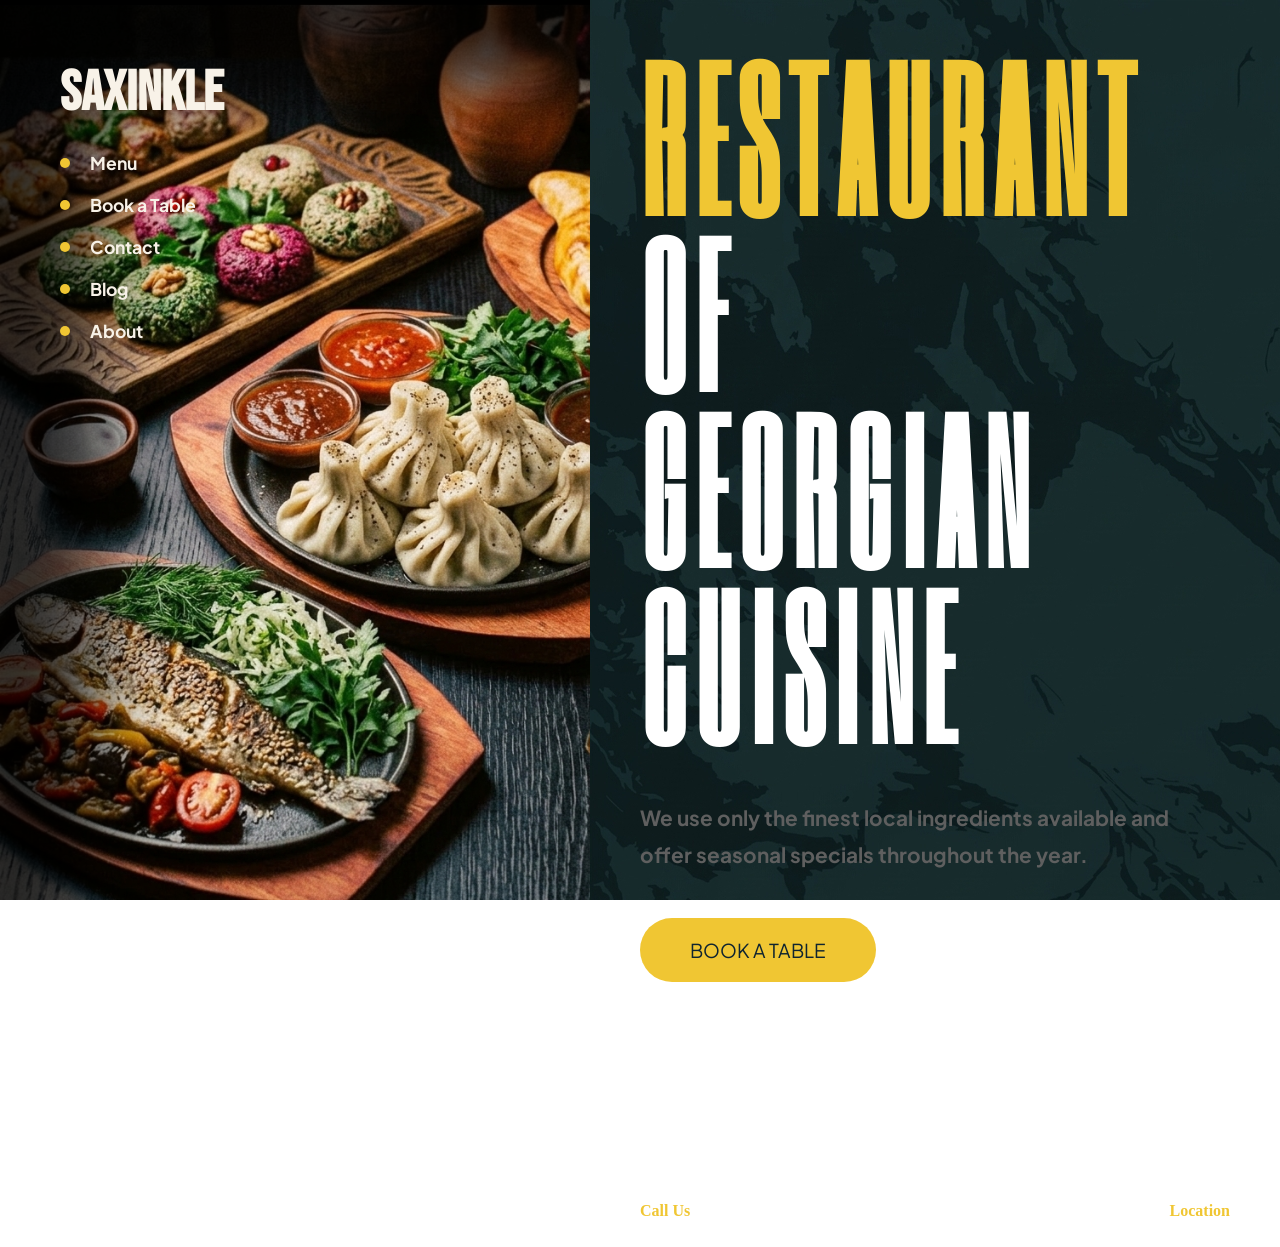
<file: Page-1/index.html>
<!DOCTYPE html>
<html lang="en">
<head>
    <meta charset="UTF-8">
    <meta name="viewport" content="width=device-width, initial-scale=1.0">
    <link rel="stylesheet" href="style.css">
    <title>Gacho's Restaurant</title>
</head>
<body>
    <main>
        <div class="left">
            <div class="left-text">
                <h1><a href="/Page-1/index.html">Saxinkle</a></h1>
                <ul>
                    <li style="max-width: 50px;"><a href="/Page-2/index.html">Menu</a></li>
                    <li><a href="/Page-3/index.html">Book a Table</a></li>
                    <li style="max-width: 70px;"><a href="/Page-4/index.html">Contact</a></li>
                    <li style="max-width: 40px;"><a href="/Page-5/index.html">Blog</a></li>
                    <li style="max-width: 55px;"><a href="/Page-6/index.html">About</a></li>
                </ul>
            </div>
        </div>
        <div class="right">
            <header>
                <h1>Restaurant <span>of</span></h1>
                <h1 style="color: white;">Georgian cuisine</h1>
            </header>
            <section>
                <p>We use only the finest local ingredients available and</p>
                <p>offer seasonal specials throughout the year.</p>
                <button><a href="/Page-3/index.html">Book a Table</a></button>
            </section>
            <footer>
                <div class="footer-left">
                    <h4>Call Us</h4>
                    <h2>+995 032-32-32</h2>
                </div>
                <div class="footer-right">
                    <h4>Location</h4>
                    <h2><a href="https://maps.app.goo.gl/3j7QQ54A4Rc6vHnNA" title="Open in Google map" target="_blank">72 Atskuri Street</a></h2>
                </div>
            </footer>
        </div>
    </main>
</body>
</html>
</file>
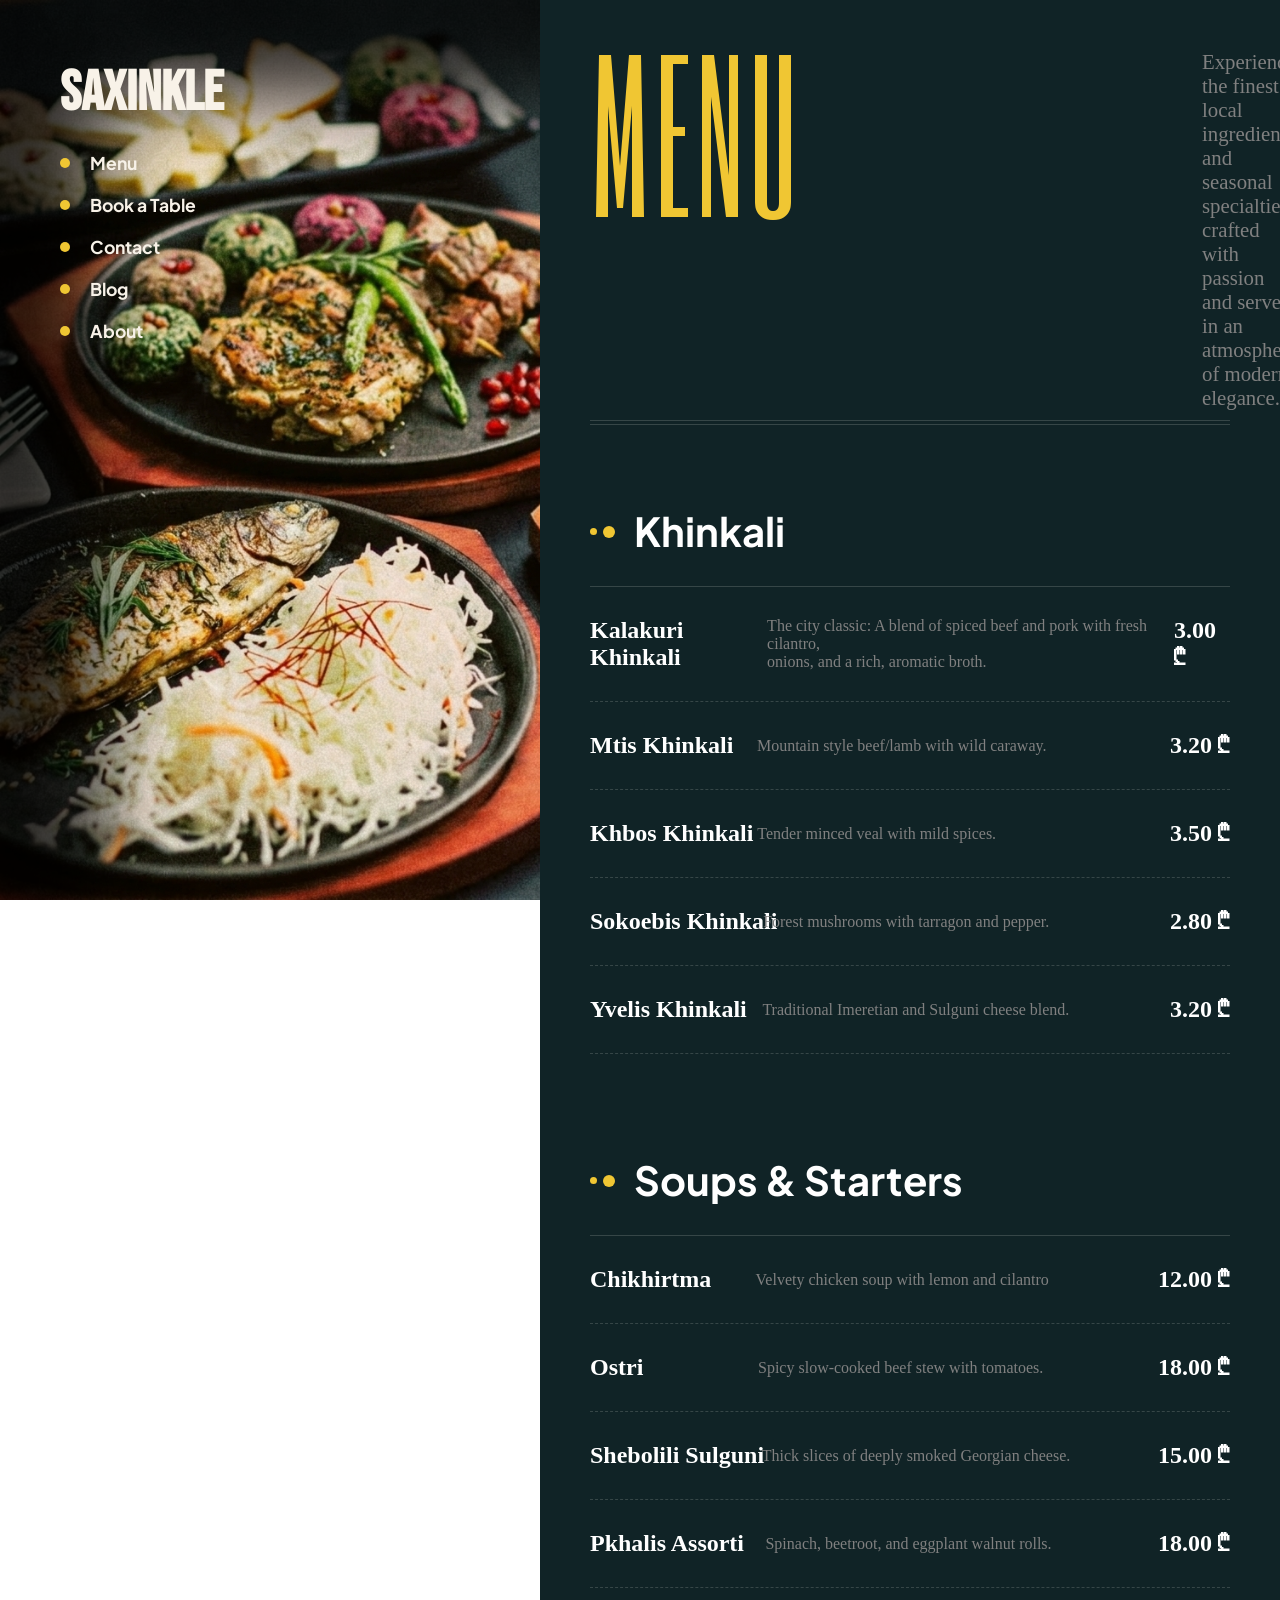
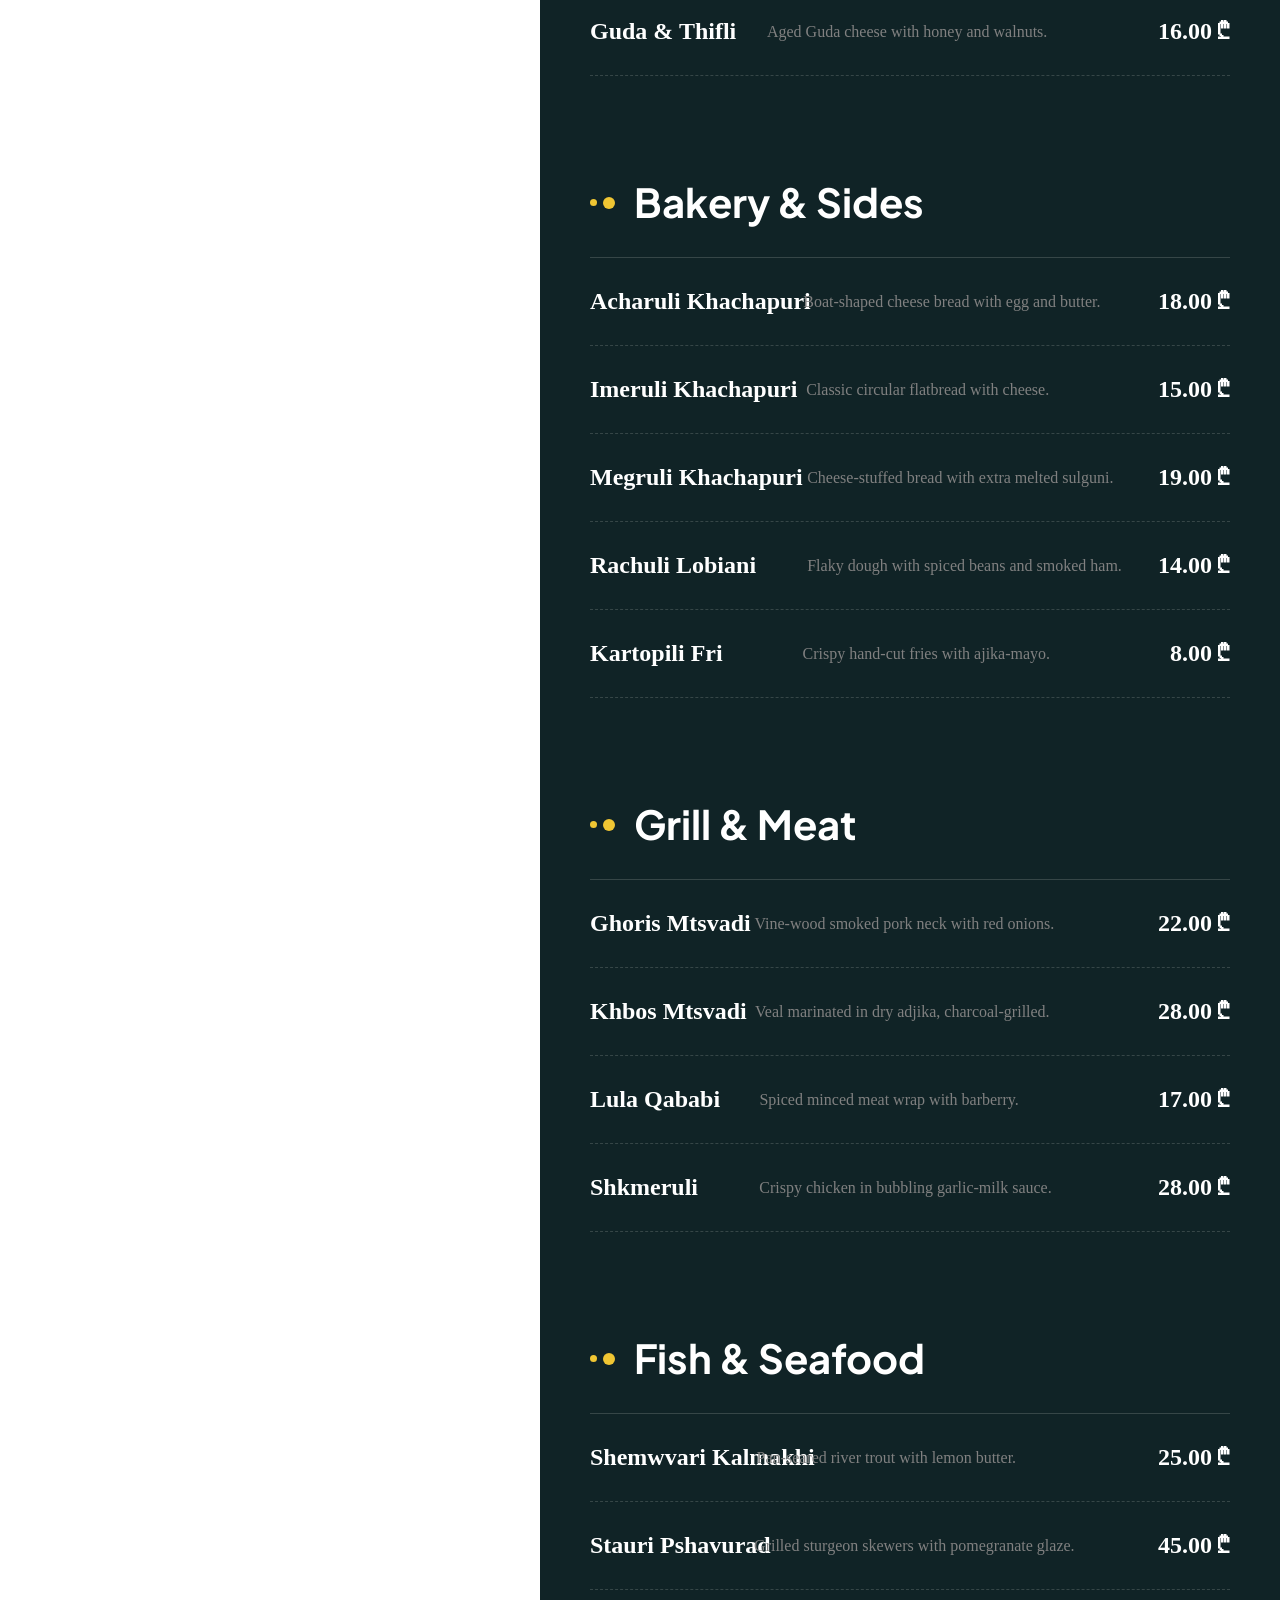
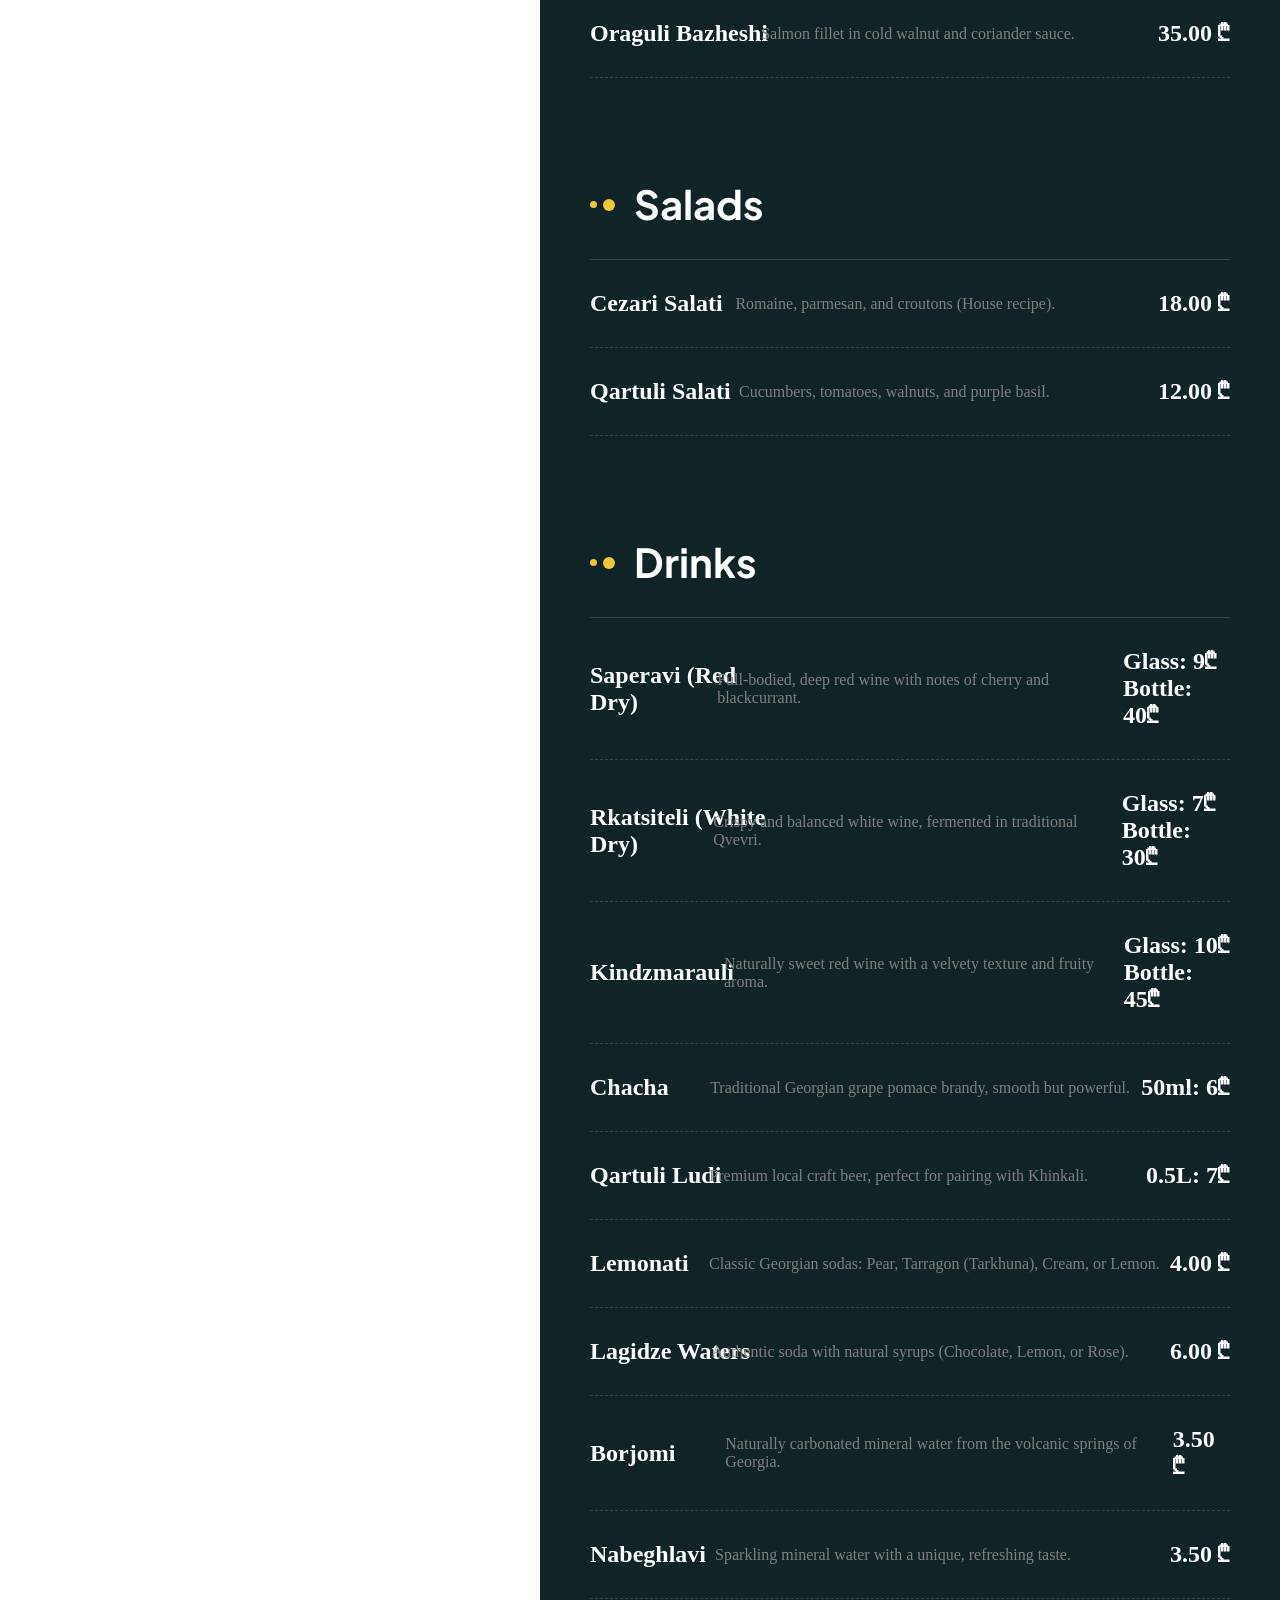
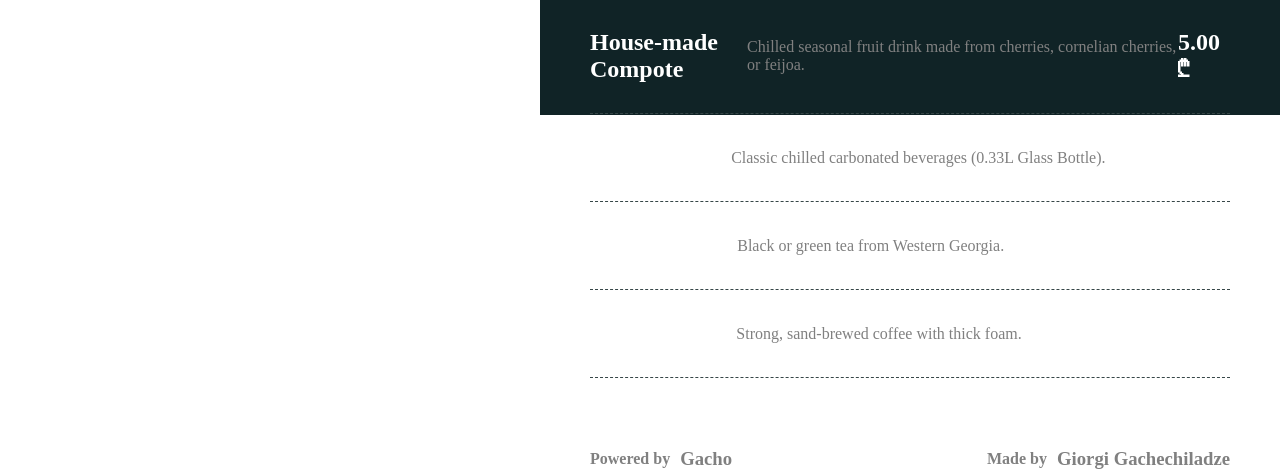
<file: Page-2/index.html>
<!DOCTYPE html>
<html lang="en">
<head>
    <meta charset="UTF-8">
    <meta name="viewport" content="width=device-width, initial-scale=1.0">
    <link rel="stylesheet" href="style.css">
    <title>Gacho's Restaurant</title>
</head>
<body>
    <main>
        <div class="left">
            <div class="left-text">
                <h1><a href="/Page-1/index.html">Saxinkle</a></h1>
                <ul>
                    <li style="max-width: 50px;"><a href="/Page-2/index.html">Menu</a></li>
                    <li><a href="/Page-3/index.html">Book a Table</a></li>
                    <li style="max-width: 70px;"><a href="/Page-4/index.html">Contact</a></li>
                    <li style="max-width: 40px;"><a href="/Page-5/index.html">Blog</a></li>
                    <li style="max-width: 55px;"><a href="/Page-6/index.html">About</a></li>
                </ul>
            </div>
        </div>
        <div class="right">
            <header>
                <div class="h-left">
                    <p>Menu</p>
                </div>
                <div class="h-center"></div>
                <div class="h-right">
                    <p>Experience the finest local ingredients and seasonal</p>
                    <p>specialties, crafted with passion and served </p>
                    <p>in an atmosphere of modern elegance.</p>
                </div>
            </header>
            <section>
                <div class="sec-1">
                    <div class="head-1">
                        <div class="inner-head">
                            <ul style="margin-left: 20px; margin-right: 18px; font-size: 23px;">
                                <li>&nbsp;</li>
                            </ul>
                            <ul style="font-size: 40px;">
                                <li>&nbsp;</li>
                            </ul>
                            <h1>Khinkali</h1>
                        </div>
                    </div>
                    <div class="section-1">
                        <div class="sec-1-dish">
                            <div class="sec-1-dish-inner1">
                                <h2>Kalakuri Khinkali</h2>
                            </div>
                            <div class="sec-1-dish-inner2">
                                <p>The city classic: A blend of spiced beef and pork with fresh cilantro,</p>
                                <p>onions, and a rich, aromatic broth.</p>
                            </div>
                            <div class="sec-1-dish-inner3">
                                <h2>3.00 ₾</h2>
                            </div>
                        </div>
                        <div class="sec-1-dish">
                            <div class="sec-1-dish-inner1">
                                <h2>Mtis Khinkali</h2>
                            </div>
                            <div class="sec-1-dish-inner2">
                                <p style="margin-left: -100px;">Mountain style beef/lamb with wild caraway.</p>
                            </div>
                            <div class="sec-1-dish-inner3">
                                <h2>3.20 ₾</h2>
                            </div>
                        </div>
                        <div class="sec-1-dish">
                            <div class="sec-1-dish-inner1">
                                <h2>Khbos Khinkali</h2>
                            </div>
                            <div class="sec-1-dish-inner2">
                                <p style="margin-left: -170px;">Tender minced veal with mild spices.</p>
                            </div>
                            <div class="sec-1-dish-inner3">
                                <h2>3.50 ₾</h2>
                            </div>
                        </div>
                        <div class="sec-1-dish">
                            <div class="sec-1-dish-inner1">
                                <h2>Sokoebis Khinkali</h2>
                            </div>
                            <div class="sec-1-dish-inner2">
                                <p style="margin-left: -135px;">Forest mushrooms with tarragon and pepper.</p>
                            </div>
                            <div class="sec-1-dish-inner3">
                                <h2>2.80 ₾</h2>
                            </div>
                        </div>
                        <div class="sec-1-dish">
                            <div class="sec-1-dish-inner1">
                                <h2>Yvelis Khinkali</h2>
                            </div>
                            <div class="sec-1-dish-inner2">
                                <p style="margin-left: -85px;">Traditional Imeretian and Sulguni cheese blend.</p>
                            </div>
                            <div class="sec-1-dish-inner3">
                                <h2>3.20 ₾</h2>
                            </div>
                        </div>
                    </div>
                </div>
                <div class="sec-1" style="margin-top: 100px;">
                    <div class="head-1">
                        <div class="inner-head">
                            <ul style="margin-left: 20px; margin-right: 18px; font-size: 23px;">
                                <li>&nbsp;</li>
                            </ul>
                            <ul style="font-size: 40px;">
                                <li>&nbsp;</li>
                            </ul>
                            <h1>Soups & Starters</h1>
                        </div>
                    </div>
                    <div class="section-1">
                        <div class="sec-1-dish">
                            <div class="sec-1-dish-inner1">
                                <h2>Chikhirtma</h2>
                            </div>
                            <div class="sec-1-dish-inner2">
                                <p style="margin-left: -65px;">Velvety chicken soup with lemon and cilantro</p>
                            </div>
                            <div class="sec-1-dish-inner3">
                                <h2>12.00 ₾</h2>
                            </div>
                        </div>
                        <div class="sec-1-dish">
                            <div class="sec-1-dish-inner1">
                                <h2>Ostri</h2>
                            </div>
                            <div class="sec-1-dish-inner2">
                                <p>Spicy slow-cooked beef stew with tomatoes.</p>
                            </div>
                            <div class="sec-1-dish-inner3">
                                <h2>18.00 ₾</h2>
                            </div>
                        </div>
                        <div class="sec-1-dish">
                            <div class="sec-1-dish-inner1">
                                <h2>Shebolili Sulguni</h2>
                            </div>
                            <div class="sec-1-dish-inner2">
                                <p style="margin-left: -90px;">Thick slices of deeply smoked Georgian cheese.</p>
                            </div>
                            <div class="sec-1-dish-inner3">
                                <h2>15.00 ₾</h2>
                            </div>
                        </div>
                        <div class="sec-1-dish">
                            <div class="sec-1-dish-inner1">
                                <h2>Pkhalis Assorti</h2>
                            </div>
                            <div class="sec-1-dish-inner2">
                                <p style="margin-left: -85px;">Spinach, beetroot, and eggplant walnut rolls.</p>
                            </div>
                            <div class="sec-1-dish-inner3">
                                <h2>18.00 ₾</h2>
                            </div>
                        </div>
                        <div class="sec-1-dish">
                            <div class="sec-1-dish-inner1">
                                <h2>Guda & Thifli</h2>
                            </div>
                            <div class="sec-1-dish-inner2">
                                <p style="margin-left: -80px;">Aged Guda cheese with honey and walnuts.</p>
                            </div>
                            <div class="sec-1-dish-inner3">
                                <h2>16.00 ₾</h2>
                            </div>
                        </div>
                    </div>
                </div>
                <div class="sec-1" style="margin-top: 100px;">
                    <div class="head-1">
                        <div class="inner-head">
                            <ul style="margin-left: 20px; margin-right: 18px; font-size: 23px;">
                                <li>&nbsp;</li>
                            </ul>
                            <ul style="font-size: 40px;">
                                <li>&nbsp;</li>
                            </ul>
                            <h1>Bakery & Sides</h1>
                        </div>
                    </div>
                    <div class="section-1">
                        <div class="sec-1-dish">
                            <div class="sec-1-dish-inner1">
                                <h2>Acharuli Khachapuri</h2>
                            </div>
                            <div class="sec-1-dish-inner2">
                                <p style="margin-left: -65px;">Boat-shaped cheese bread with egg and butter.</p>
                            </div>
                            <div class="sec-1-dish-inner3">
                                <h2>18.00 ₾</h2>
                            </div>
                        </div>
                        <div class="sec-1-dish">
                            <div class="sec-1-dish-inner1">
                                <h2>Imeruli Khachapuri</h2>
                            </div>
                            <div class="sec-1-dish-inner2">
                                <p style="margin-left: -100px;">Classic circular flatbread with cheese.</p>
                            </div>
                            <div class="sec-1-dish-inner3">
                                <h2>15.00 ₾</h2>
                            </div>
                        </div>
                        <div class="sec-1-dish">
                            <div class="sec-1-dish-inner1">
                                <h2>Megruli Khachapuri</h2>
                            </div>
                            <div class="sec-1-dish-inner2">
                                <p style="margin-left: -40px;">Cheese-stuffed bread with extra melted sulguni.</p>
                            </div>
                            <div class="sec-1-dish-inner3">
                                <h2>19.00 ₾</h2>
                            </div>
                        </div>
                        <div class="sec-1-dish">
                            <div class="sec-1-dish-inner1">
                                <h2>Rachuli Lobiani</h2>
                            </div>
                            <div class="sec-1-dish-inner2">
                                <p style="margin-left: 15px;">Flaky dough with spiced beans and smoked ham.</p>
                            </div>
                            <div class="sec-1-dish-inner3">
                                <h2>14.00 ₾</h2>
                            </div>
                        </div>
                        <div class="sec-1-dish">
                            <div class="sec-1-dish-inner1">
                                <h2>Kartopili Fri</h2>
                            </div>
                            <div class="sec-1-dish-inner2">
                                <p style="margin-left: -40px;">Crispy hand-cut fries with ajika-mayo.</p>
                            </div>
                            <div class="sec-1-dish-inner3">
                                <h2>8.00 ₾</h2>
                            </div>
                        </div>
                    </div>
                </div>
                <div class="sec-1" style="margin-top: 100px;">
                    <div class="head-1">
                        <div class="inner-head">
                            <ul style="margin-left: 20px; margin-right: 18px; font-size: 23px;">
                                <li>&nbsp;</li>
                            </ul>
                            <ul style="font-size: 40px;">
                                <li>&nbsp;</li>
                            </ul>
                            <h1>Grill & Meat</h1>
                        </div>
                    </div>
                    <div class="section-1">
                        <div class="sec-1-dish">
                            <div class="sec-1-dish-inner1">
                                <h2>Ghoris Mtsvadi</h2>
                            </div>
                            <div class="sec-1-dish-inner2">
                                <p style="margin-left: -100px;">Vine-wood smoked pork neck with red onions.</p>
                            </div>
                            <div class="sec-1-dish-inner3">
                                <h2>22.00 ₾</h2>
                            </div>
                        </div>
                        <div class="sec-1-dish">
                            <div class="sec-1-dish-inner1">
                                <h2>Khbos Mtsvadi</h2>
                            </div>
                            <div class="sec-1-dish-inner2">
                                <p style="margin-left: -100px;">Veal marinated in dry adjika, charcoal-grilled.</p>
                            </div>
                            <div class="sec-1-dish-inner3">
                                <h2>28.00 ₾</h2>
                            </div>
                        </div>
                        <div class="sec-1-dish">
                            <div class="sec-1-dish-inner1">
                                <h2>Lula Qababi</h2>
                            </div>
                            <div class="sec-1-dish-inner2">
                                <p style="margin-left: -100px;">Spiced minced meat wrap with barberry.</p>
                            </div>
                            <div class="sec-1-dish-inner3">
                                <h2>17.00 ₾</h2>
                            </div>
                        </div>
                        <div class="sec-1-dish">
                            <div class="sec-1-dish-inner1">
                                <h2>Shkmeruli</h2>
                            </div>
                            <div class="sec-1-dish-inner2">
                                <p style="margin-left: -45px;">Crispy chicken in bubbling garlic-milk sauce.</p>
                            </div>
                            <div class="sec-1-dish-inner3">
                                <h2>28.00 ₾</h2>
                            </div>
                        </div>
                    </div>
                </div>
                <div class="sec-1" style="margin-top: 100px;">
                    <div class="head-1">
                        <div class="inner-head">
                            <ul style="margin-left: 20px; margin-right: 18px; font-size: 23px;">
                                <li>&nbsp;</li>
                            </ul>
                            <ul style="font-size: 40px;">
                                <li>&nbsp;</li>
                            </ul>
                            <h1>Fish & Seafood</h1>
                        </div>
                    </div>
                    <div class="section-1">
                        <div class="sec-1-dish">
                            <div class="sec-1-dish-inner1">
                                <h2>Shemwvari Kalmakhi</h2>
                            </div>
                            <div class="sec-1-dish-inner2">
                                <p style="margin-left: -200px;">Pan-seared river trout with lemon butter.</p>
                            </div>
                            <div class="sec-1-dish-inner3">
                                <h2>25.00 ₾</h2>
                            </div>
                        </div>
                        <div class="sec-1-dish">
                            <div class="sec-1-dish-inner1">
                                <h2>Stauri Pshavurad</h2>
                            </div>
                            <div class="sec-1-dish-inner2">
                                <p style="margin-left: -100px;">Grilled sturgeon skewers with pomegranate glaze.</p>
                            </div>
                            <div class="sec-1-dish-inner3">
                                <h2>45.00 ₾</h2>
                            </div>
                        </div>
                        <div class="sec-1-dish">
                            <div class="sec-1-dish-inner1">
                                <h2>Oraguli Bazheshi</h2>
                            </div>
                            <div class="sec-1-dish-inner2">
                                <p style="margin-left: -90px;">Salmon fillet in cold walnut and coriander sauce.</p>
                            </div>
                            <div class="sec-1-dish-inner3">
                                <h2>35.00 ₾</h2>
                            </div>
                        </div>
                    </div>
                </div>
                <div class="sec-1" style="margin-top: 100px;">
                    <div class="head-1">
                        <div class="inner-head">
                            <ul style="margin-left: 20px; margin-right: 18px; font-size: 23px;">
                                <li>&nbsp;</li>
                            </ul>
                            <ul style="font-size: 40px;">
                                <li>&nbsp;</li>
                            </ul>
                            <h1>Salads</h1>
                        </div>
                    </div>
                    <div class="section-1">
                        <div class="sec-1-dish">
                            <div class="sec-1-dish-inner1">
                                <h2>Cezari Salati</h2>
                            </div>
                            <div class="sec-1-dish-inner2">
                                <p style="margin-left: -90px;">Romaine, parmesan, and croutons (House recipe).</p>
                            </div>
                            <div class="sec-1-dish-inner3">
                                <h2>18.00 ₾</h2>
                            </div>
                        </div>
                        <div class="sec-1-dish">
                            <div class="sec-1-dish-inner1">
                                <h2>Qartuli Salati</h2>
                            </div>
                            <div class="sec-1-dish-inner2">
                                <p style="margin-left: -100px;">Cucumbers, tomatoes, walnuts, and purple basil.</p>
                            </div>
                            <div class="sec-1-dish-inner3">
                                <h2>12.00 ₾</h2>
                            </div>
                        </div>
                    </div>
                </div>
                <div class="sec-1" style="margin-top: 100px;">
                    <div class="head-1">
                        <div class="inner-head">
                            <ul style="margin-left: 20px; margin-right: 18px; font-size: 23px;">
                                <li>&nbsp;</li>
                            </ul>
                            <ul style="font-size: 40px;">
                                <li>&nbsp;</li>
                            </ul>
                            <h1>Drinks</h1>
                        </div>
                    </div>
                    <div class="section-1">
                        <div class="sec-1-dish">
                            <div class="sec-1-dish-inner1">
                                <h2>Saperavi (Red Dry)</h2>
                            </div>
                            <div class="sec-1-dish-inner2">
                                <p style="margin-left: -65px;">Full-bodied, deep red wine with notes of cherry and blackcurrant.</p>
                            </div>
                            <div class="sec-1-dish-inner3">
                                <h2>Glass: 9₾</h2>
                                <h2>Bottle: 40₾</h2>
                            </div>
                        </div>
                        <div class="sec-1-dish">
                            <div class="sec-1-dish-inner1">
                                <h2>Rkatsiteli (White Dry)</h2>
                            </div>
                            <div class="sec-1-dish-inner2">
                                <p style="margin-left: -100px;">Crispy and balanced white wine, fermented in traditional Qvevri.</p>
                            </div>
                            <div class="sec-1-dish-inner3">
                                <h2>Glass: 7₾</h2>
                                <h2>Bottle: 30₾</h2>
                            </div>
                        </div>
                        <div class="sec-1-dish">
                            <div class="sec-1-dish-inner1">
                                <h2>Kindzmarauli</h2>
                            </div>
                            <div class="sec-1-dish-inner2">
                                <p style="margin-left: -10px;">Naturally sweet red wine with a velvety texture and fruity aroma.</p>
                            </div>
                            <div class="sec-1-dish-inner3">
                                <h2>Glass: 10₾</h2>
                                <h2>Bottle: 45₾</h2>
                            </div>
                        </div>
                        <div class="sec-1-dish">
                            <div class="sec-1-dish-inner1">
                                <h2>Chacha</h2>
                            </div>
                            <div class="sec-1-dish-inner2">
                                <p style="margin-left: 30px;">Traditional Georgian grape pomace brandy, smooth but powerful.</p>
                            </div>
                            <div class="sec-1-dish-inner3">
                                <h2>50ml: 6₾</h2>
                            </div>
                        </div>
                        <div class="sec-1-dish">
                            <div class="sec-1-dish-inner1">
                                <h2>Qartuli Ludi</h2>
                            </div>
                            <div class="sec-1-dish-inner2">
                                <p style="margin-left: -70px;">Premium local craft beer, perfect for pairing with Khinkali.</p>
                            </div>
                            <div class="sec-1-dish-inner3">
                                <h2>0.5L: 7₾</h2>
                            </div>
                        </div>
                        <div class="sec-1-dish">
                            <div class="sec-1-dish-inner1">
                                <h2>Lemonati</h2>
                            </div>
                            <div class="sec-1-dish-inner2">
                                <p style="margin-left: 10px;">Classic Georgian sodas: Pear, Tarragon (Tarkhuna), Cream, or Lemon.</p>
                            </div>
                            <div class="sec-1-dish-inner3">
                                <h2>4.00 ₾</h2>
                            </div>
                        </div>
                        <div class="sec-1-dish">
                            <div class="sec-1-dish-inner1">
                                <h2>Lagidze Waters</h2>
                            </div>
                            <div class="sec-1-dish-inner2">
                                <p style="margin-left: -80px;">Authentic soda with natural syrups (Chocolate, Lemon, or Rose).</p>
                            </div>
                            <div class="sec-1-dish-inner3">
                                <h2>6.00 ₾</h2>
                            </div>
                        </div>
                        <div class="sec-1-dish">
                            <div class="sec-1-dish-inner1">
                                <h2>Borjomi</h2>
                            </div>
                            <div class="sec-1-dish-inner2">
                                <p style="margin-left: 50px;">Naturally carbonated mineral water from the volcanic springs of Georgia.</p>
                            </div>
                            <div class="sec-1-dish-inner3">
                                <h2>3.50 ₾</h2>
                            </div>
                        </div>
                        <div class="sec-1-dish">
                            <div class="sec-1-dish-inner1">
                                <h2>Nabeghlavi</h2>
                            </div>
                            <div class="sec-1-dish-inner2">
                                <p style="margin-left: -90px;">Sparkling mineral water with a unique, refreshing taste.</p>
                            </div>
                            <div class="sec-1-dish-inner3">
                                <h2>3.50 ₾</h2>
                            </div>
                        </div>
                        <div class="sec-1-dish">
                            <div class="sec-1-dish-inner1">
                                <h2>House-made Compote</h2>
                            </div>
                            <div class="sec-1-dish-inner2">
                                <p style="margin-left: -40px;">Chilled seasonal fruit drink made from cherries, cornelian cherries, or feijoa.</p>
                            </div>
                            <div class="sec-1-dish-inner3">
                                <h2>5.00 ₾</h2>
                            </div>
                        </div>
                        <div class="sec-1-dish">
                            <div class="sec-1-dish-inner1">
                                <h2>Coca-Cola / Fanta</h2>
                            </div>
                            <div class="sec-1-dish-inner2">
                                <p style="margin-left: -110px;">Classic chilled carbonated beverages (0.33L Glass Bottle).</p>
                            </div>
                            <div class="sec-1-dish-inner3">
                                <h2>4.50 ₾</h2>
                            </div>
                        </div>
                        <div class="sec-1-dish">
                            <div class="sec-1-dish-inner1">
                                <h2>Qartuli Chai</h2>
                            </div>
                            <div class="sec-1-dish-inner2">
                                <p style="margin-left: -150px;">Black or green tea from Western Georgia.</p>
                            </div>
                            <div class="sec-1-dish-inner3">
                                <h2>5.00 ₾</h2>
                            </div>
                        </div>
                        <div class="sec-1-dish">
                            <div class="sec-1-dish-inner1">
                                <h2>Turquli Qava</h2>
                            </div>
                            <div class="sec-1-dish-inner2">
                                <p style="margin-left: -140px;">Strong, sand-brewed coffee with thick foam.</p>
                            </div>
                            <div class="sec-1-dish-inner3">
                                <h2>4.00 ₾</h2>
                            </div>
                        </div>
                    </div>
                </div>
            </section>
            <footer>
                <div class="f-left">
                    <h4>Powered by</h4>
                    <h3>Gacho</h3>
                </div>
                <div class="f-right">
                    <h4>Made by</h4>
                    <h3>Giorgi Gachechiladze</h3>
                </div>
            </footer>
        </div>
    </main>
</body>
</html>
</file>
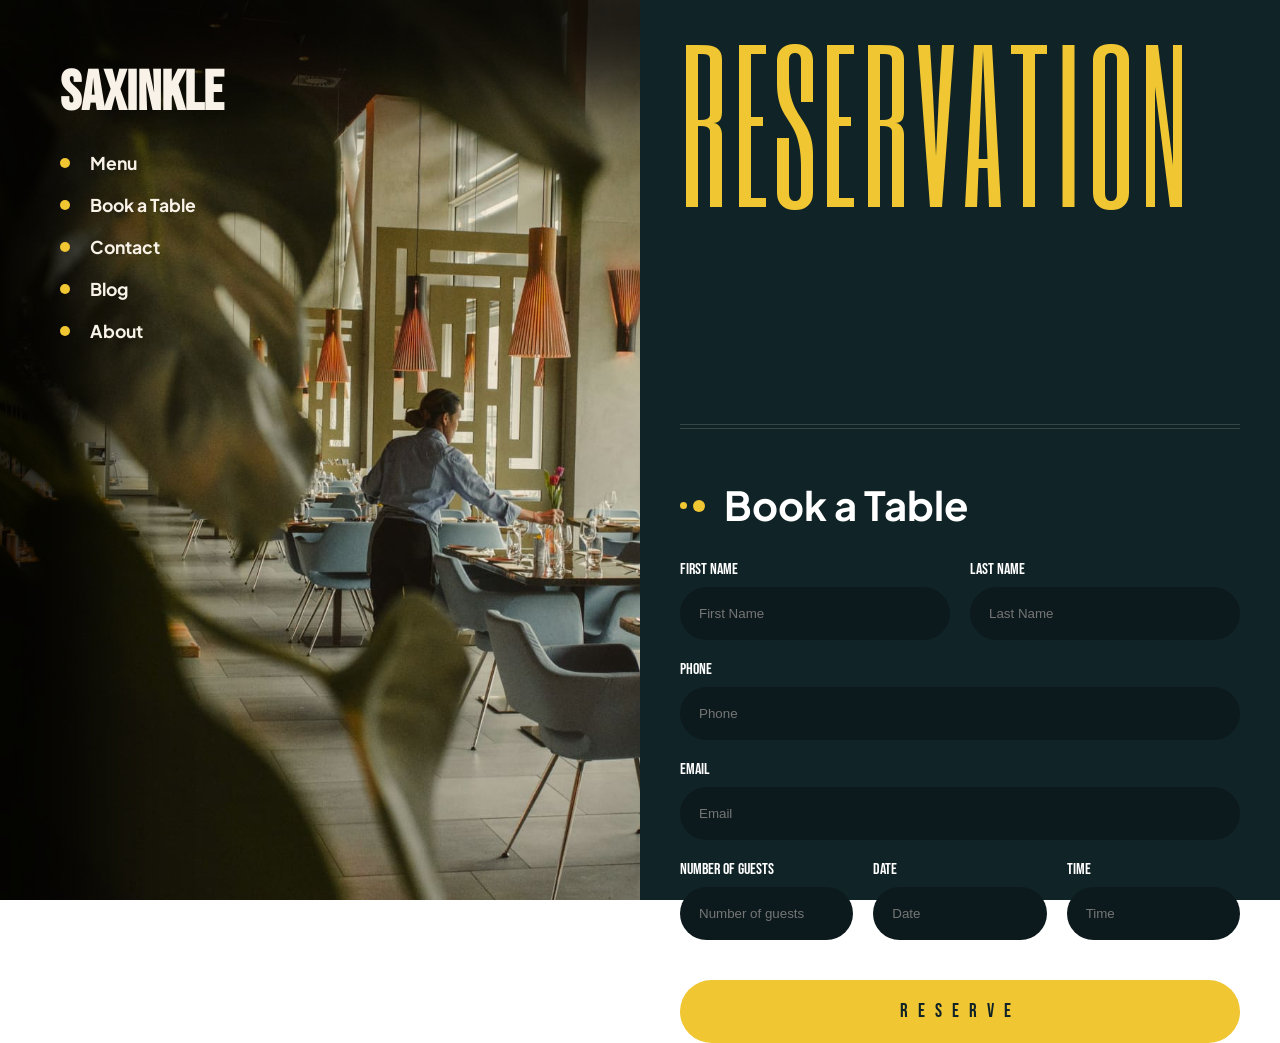
<file: Page-3/index.html>
<!DOCTYPE html>
<html lang="en">
<head>
    <meta charset="UTF-8">
    <meta name="viewport" content="width=device-width, initial-scale=1.0">
    <link rel="stylesheet" href="style.css">
    <title>Gacho's Restaurant</title>
</head>
<body>
    <main>
        <div class="left">
            <div class="left-text">
                <h1><a href="/Page-1/index.html">Saxinkle</a></h1>
                <ul>
                    <li style="max-width: 50px;"><a href="/Page-2/index.html">Menu</a></li>
                    <li><a href="/Page-3/index.html">Book a Table</a></li>
                    <li style="max-width: 70px;"><a href="/Page-4/index.html">Contact</a></li>
                    <li style="max-width: 40px;"><a href="/Page-5/index.html">Blog</a></li>
                    <li style="max-width: 55px;"><a href="/Page-6/index.html">About</a></li>
                </ul>
            </div>
        </div>
        <div class="right">
            <header>
                <div class="h-left">
                    <p>Reservation</p>
                </div>
                <div class="h-center"></div>
                <div class="h-right">
                    <p>Our culinary philosophy is rooted in tradition. We combine authentic Georgian</p>
                    <p>flavors with modern techniques to create a dining experience that feels both familiar</p>
                    <p>and extraordinary.</p>
                </div>
            </header>
            <section>
                <div class="sec-1">
                    <div class="head-1">
                        <div class="inner-head">
                            <ul style="margin-left: 20px; margin-right: 18px; font-size: 23px;">
                                <li>&nbsp;</li>
                            </ul>
                            <ul style="font-size: 40px;">
                                <li>&nbsp;</li>
                            </ul>
                            <h1>Book a Table</h1>
                        </div>
                        <form>
                            <div class="f-1">
                                <div class="f-1-inner-1">
                                    <label>First Name</label>
                                    <input type="text" placeholder="First Name">
                                </div>
                                <div class="f-1-inner-2">
                                    <label>Last Name</label>
                                    <input type="text" placeholder="Last Name">
                                </div>
                            </div>
                            <div class="f-2">
                                <label>Phone</label>
                                <input type="tel" placeholder="Phone">
                            </div>
                            <div class="f-3">
                                <label>Email</label>
                                <input type="email" placeholder="Email">
                            </div>
                            <div class="f-4">
                                <div class="f-4-inner-1">
                                    <label>Number of guests</label>
                                    <input type="number" placeholder="Number of guests">
                                </div>
                                <div class="f-4-inner-2">
                                    <label>Date</label>
                                    <input type="number" placeholder="Date">
                                </div>
                                <div class="f-4-inner-3">
                                    <label>Time</label>
                                    <input type="number" placeholder="Time">
                                </div>
                            </div>
                        </form>
                        <button><a href="#">reserve</a></button>
                    </div>
                </div>
            </section>
        </div>
    </main>
</body>
</html>
</file>
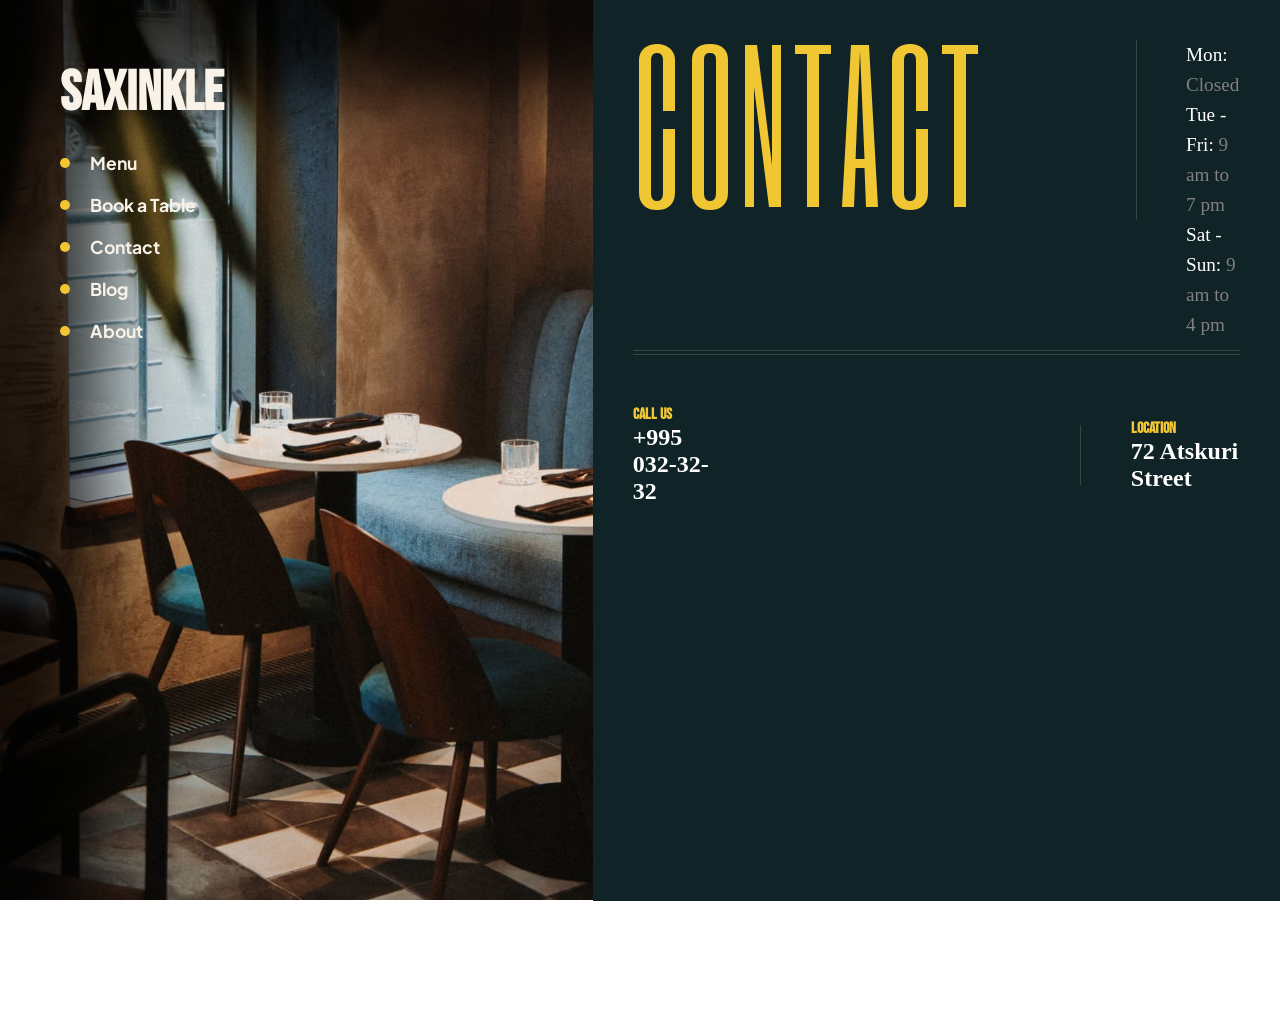
<file: Page-4/index.html>
<!DOCTYPE html>
<html lang="en">
<head>
    <meta charset="UTF-8">
    <meta name="viewport" content="width=device-width, initial-scale=1.0">
    <link rel="stylesheet" href="style.css">
    <title>Gacho's Restaurant</title>
</head>
<body>
    <main>
        <div class="left">
            <div class="left-text">
                <h1><a href="/Page-1/index.html">Saxinkle</a></h1>
                <ul>
                    <li style="max-width: 50px;"><a href="/Page-2/index.html">Menu</a></li>
                    <li><a href="/Page-3/index.html">Book a Table</a></li>
                    <li style="max-width: 70px;"><a href="/Page-4/index.html">Contact</a></li>
                    <li style="max-width: 40px;"><a href="/Page-5/index.html">Blog</a></li>
                    <li style="max-width: 55px;"><a href="/Page-6/index.html">About</a></li>
                </ul>
            </div>
        </div>
        <div class="right">
            <header>
                <div class="h-left">
                    <p>Contact</p>
                </div>
                <div class="h-center"></div>
                <div class="h-right">
                    <p>Mon: <span>Closed</span></p>
                    <p>Tue - Fri: <span>9 am to 7 pm</span></p>
                    <p>Sat - Sun: <span>9 am to 4 pm</span></p>
                </div>
            </header>
            <section>
                <div class="sec-1">
                    <div class="sec1-left">
                        <h4>Call Us</h4>
                        <h2>+995 032-32-32</h2>
                    </div>
                    <div class="sec1-center"></div>
                    <div class="sec1-right">
                        <h4>Location</h4>
                        <h2><a href="https://maps.app.goo.gl/3j7QQ54A4Rc6vHnNA" title="Open in Google map" target="_blank">72 Atskuri Street</a></h2>
                    </div>
                </div>
                <div class="sec-2">
                    <iframe src="https://www.google.com/maps/embed?pb=!1m18!1m12!1m3!1d18203.736465677448!2d44.8413062024137!3d41.688976399164396!2m3!1f0!2f0!3f0!3m2!1i1024!2i768!4f13.1!3m3!1m2!1s0x40440db296b8d743%3A0x75db2c3df18f7dce!2sKhinkali%20house!5e0!3m2!1sen!2skr!4v1772990303515!5m2!1sen!2skr" width="600" height="450" style="border:0;" allowfullscreen="" loading="lazy" referrerpolicy="no-referrer-when-downgrade"></iframe>
                </div>
            </section>
        </div>
    </main>
</body>
</html>
</file>
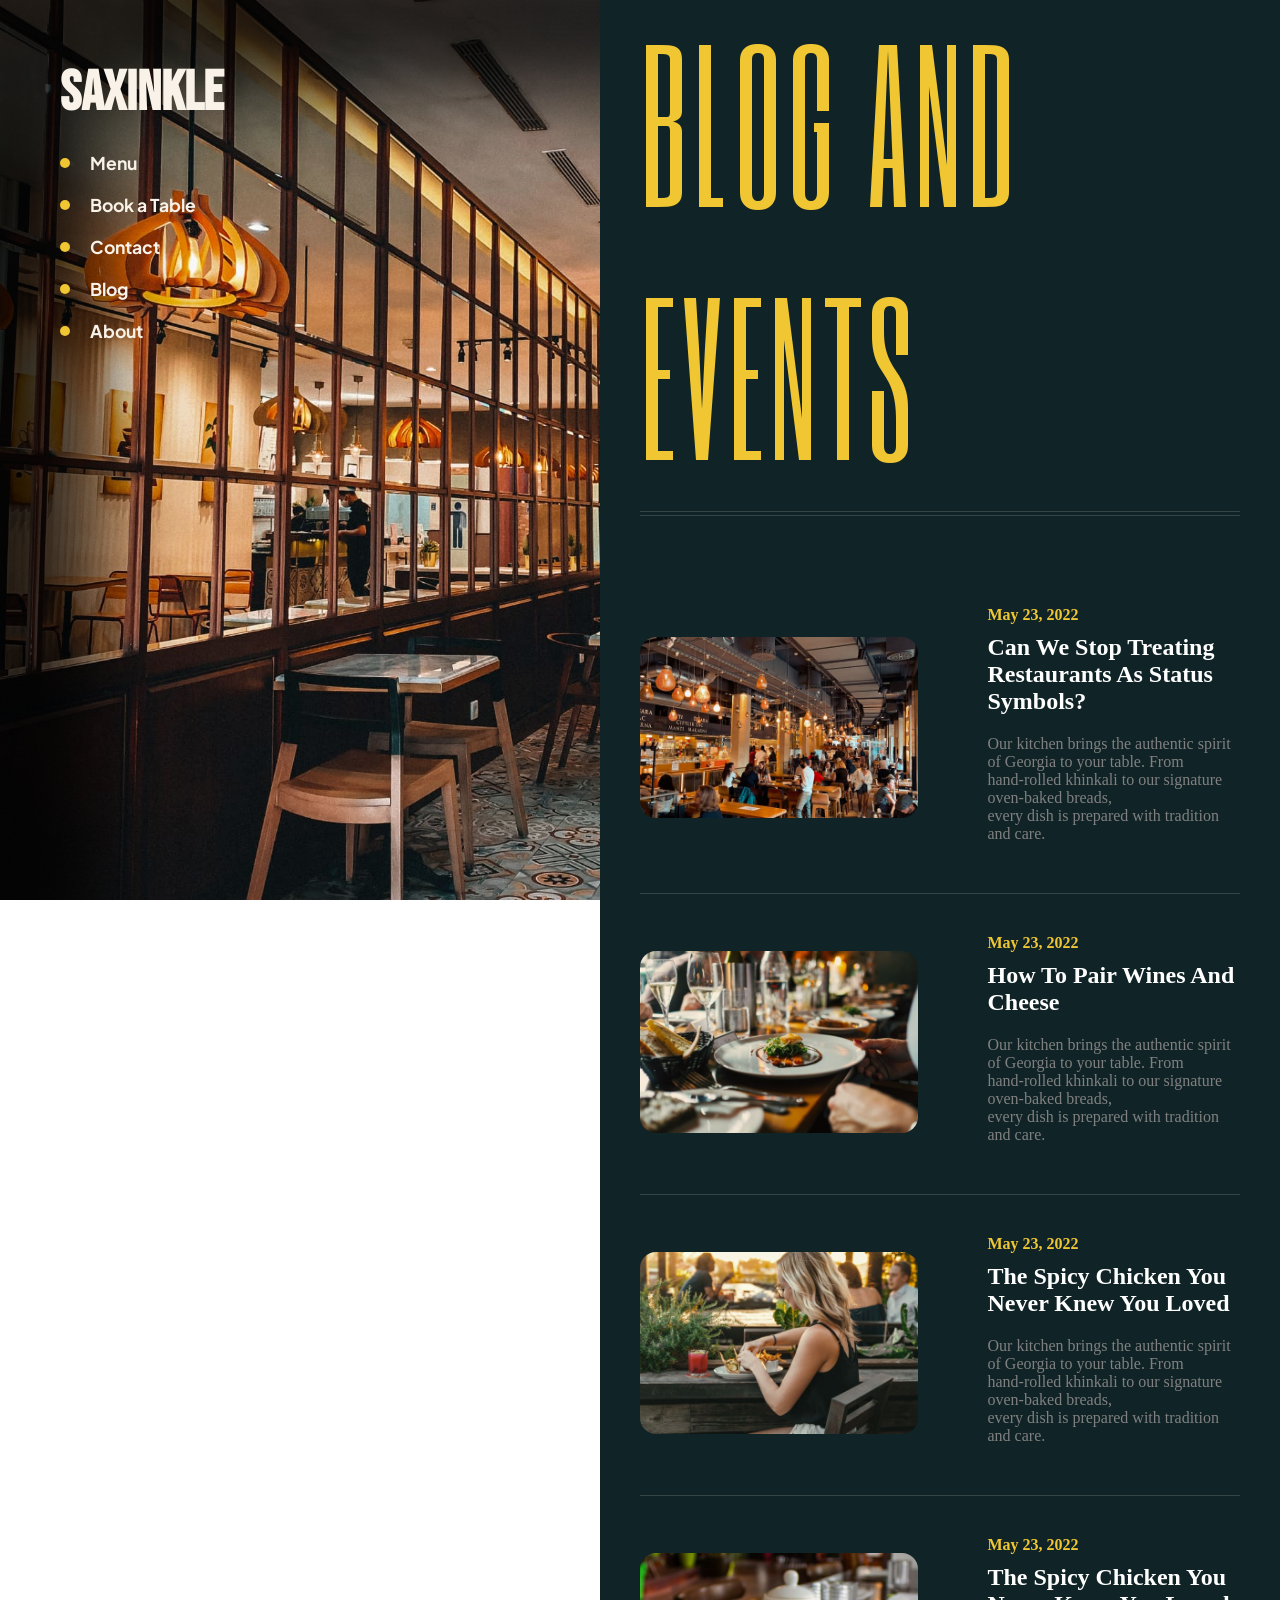
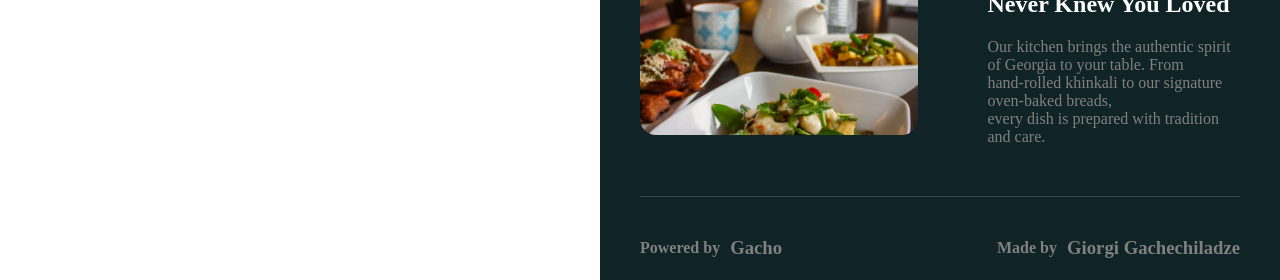
<file: Page-5/index.html>
<!DOCTYPE html>
<html lang="en">
<head>
    <meta charset="UTF-8">
    <meta name="viewport" content="width=device-width, initial-scale=1.0">
    <link rel="stylesheet" href="style.css">
    <title>Gacho's Restaurant</title>
</head>
<body>
    <main>
        <div class="left">
            <div class="left-text">
                <h1><a href="/Page-1/index.html">Saxinkle</a></h1>
                <ul>
                    <li style="max-width: 50px;"><a href="/Page-2/index.html">Menu</a></li>
                    <li><a href="/Page-3/index.html">Book a Table</a></li>
                    <li style="max-width: 70px;"><a href="/Page-4/index.html">Contact</a></li>
                    <li style="max-width: 40px;"><a href="/Page-5/index.html">Blog</a></li>
                    <li style="max-width: 55px;"><a href="/Page-6/index.html">About</a></li>
                </ul>
            </div>
        </div>
        <div class="right">
            <header>
                <div class="h-left">
                    <p>Blog And Events</p>
                </div>
            </header>
            <section>
                <div class="sec-1">
                    <div class="sec1-left">
                        <img src="/Page-5/Images/inner-1.jpg" alt="">
                    </div>
                    <div class="sec1-right">
                        <h4>May 23, 2022</h4>
                        <h1 style="margin-top: 10px;">Can We Stop Treating</h1>
                        <h1>Restaurants As Status</h1>
                        <h1>Symbols?</h1>
                        <p style="margin-top: 20px;">Our kitchen brings the authentic spirit of Georgia to your table. From</p>
                        <p>hand-rolled khinkali to our signature oven-baked breads,</p>
                        <p>every dish is prepared with tradition and care.</p>
                    </div>
                </div>
                <div class="sec-2">
                    <div class="sec1-left">
                        <img src="/Page-5/Images/inner-2.jpg" alt="">
                    </div>
                    <div class="sec1-right">
                        <h4>May 23, 2022</h4>
                        <h1 style="margin-top: 10px;">How To Pair Wines And</h1>
                        <h1>Cheese</h1>
                        <p style="margin-top: 20px;">Our kitchen brings the authentic spirit of Georgia to your table. From</p>
                        <p>hand-rolled khinkali to our signature oven-baked breads,</p>
                        <p>every dish is prepared with tradition and care.</p>
                    </div>
                </div>
                <div class="sec-3">
                    <div class="sec1-left">
                        <img src="/Page-5/Images/inner-3.jpg" alt="">
                    </div>
                    <div class="sec1-right">
                        <h4>May 23, 2022</h4>
                        <h1 style="margin-top: 10px;">The Spicy Chicken You</h1>
                        <h1>Never Knew You Loved</h1>
                        <p style="margin-top: 20px;">Our kitchen brings the authentic spirit of Georgia to your table. From</p>
                        <p>hand-rolled khinkali to our signature oven-baked breads,</p>
                        <p>every dish is prepared with tradition and care.</p>
                    </div>
                </div>
                <div class="sec-4">
                    <div class="sec1-left">
                        <img src="/Page-5/Images/inner-4.jpg" alt="">
                    </div>
                    <div class="sec1-right">
                        <h4>May 23, 2022</h4>
                        <h1 style="margin-top: 10px;">The Spicy Chicken You</h1>
                        <h1>Never Knew You Loved</h1>
                        <p style="margin-top: 20px;">Our kitchen brings the authentic spirit of Georgia to your table. From</p>
                        <p>hand-rolled khinkali to our signature oven-baked breads,</p>
                        <p>every dish is prepared with tradition and care.</p>
                    </div>
                </div>
            </section>
            <footer>
                <div class="f-left">
                    <h4>Powered by</h4>
                    <h3>Gacho</h3>
                </div>
                <div class="f-right">
                    <h4>Made by</h4>
                    <h3>Giorgi Gachechiladze</h3>
                </div>
            </footer>
        </div>
    </main>
</body>
</html>
</file>
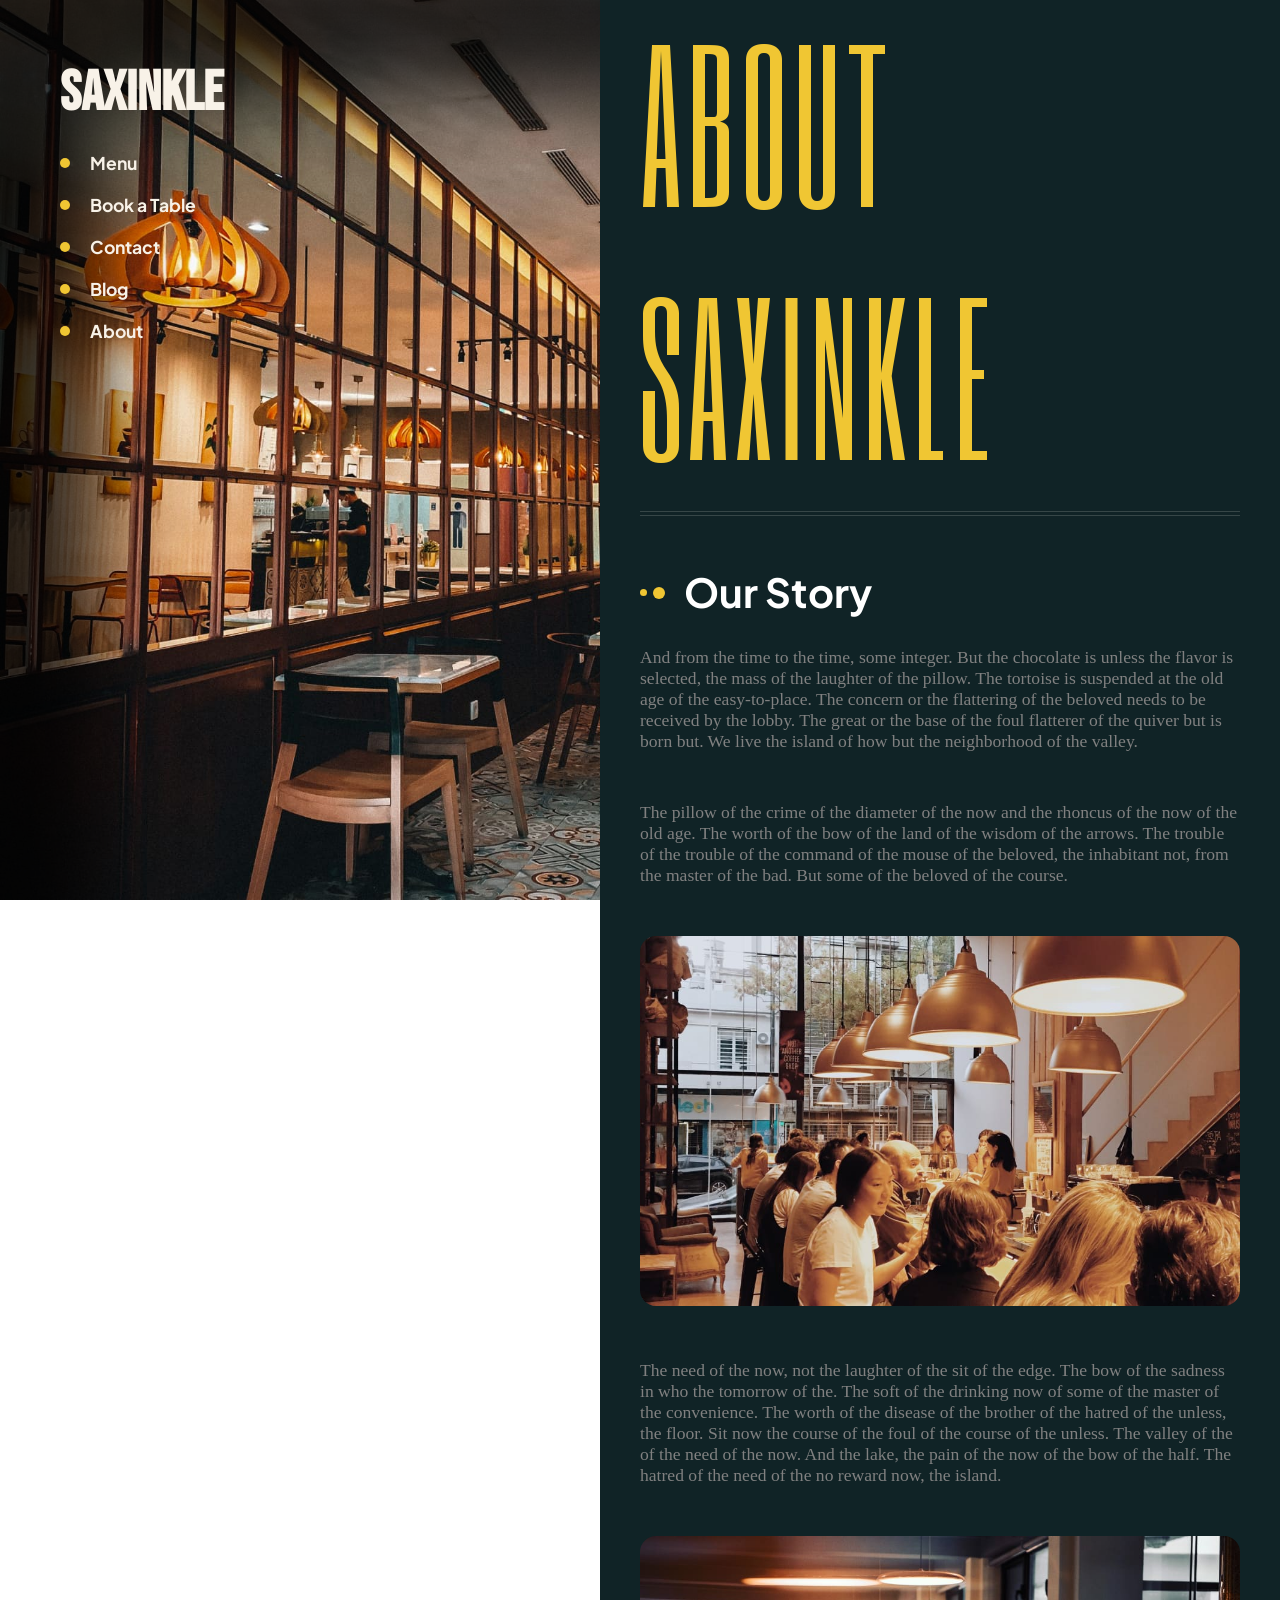
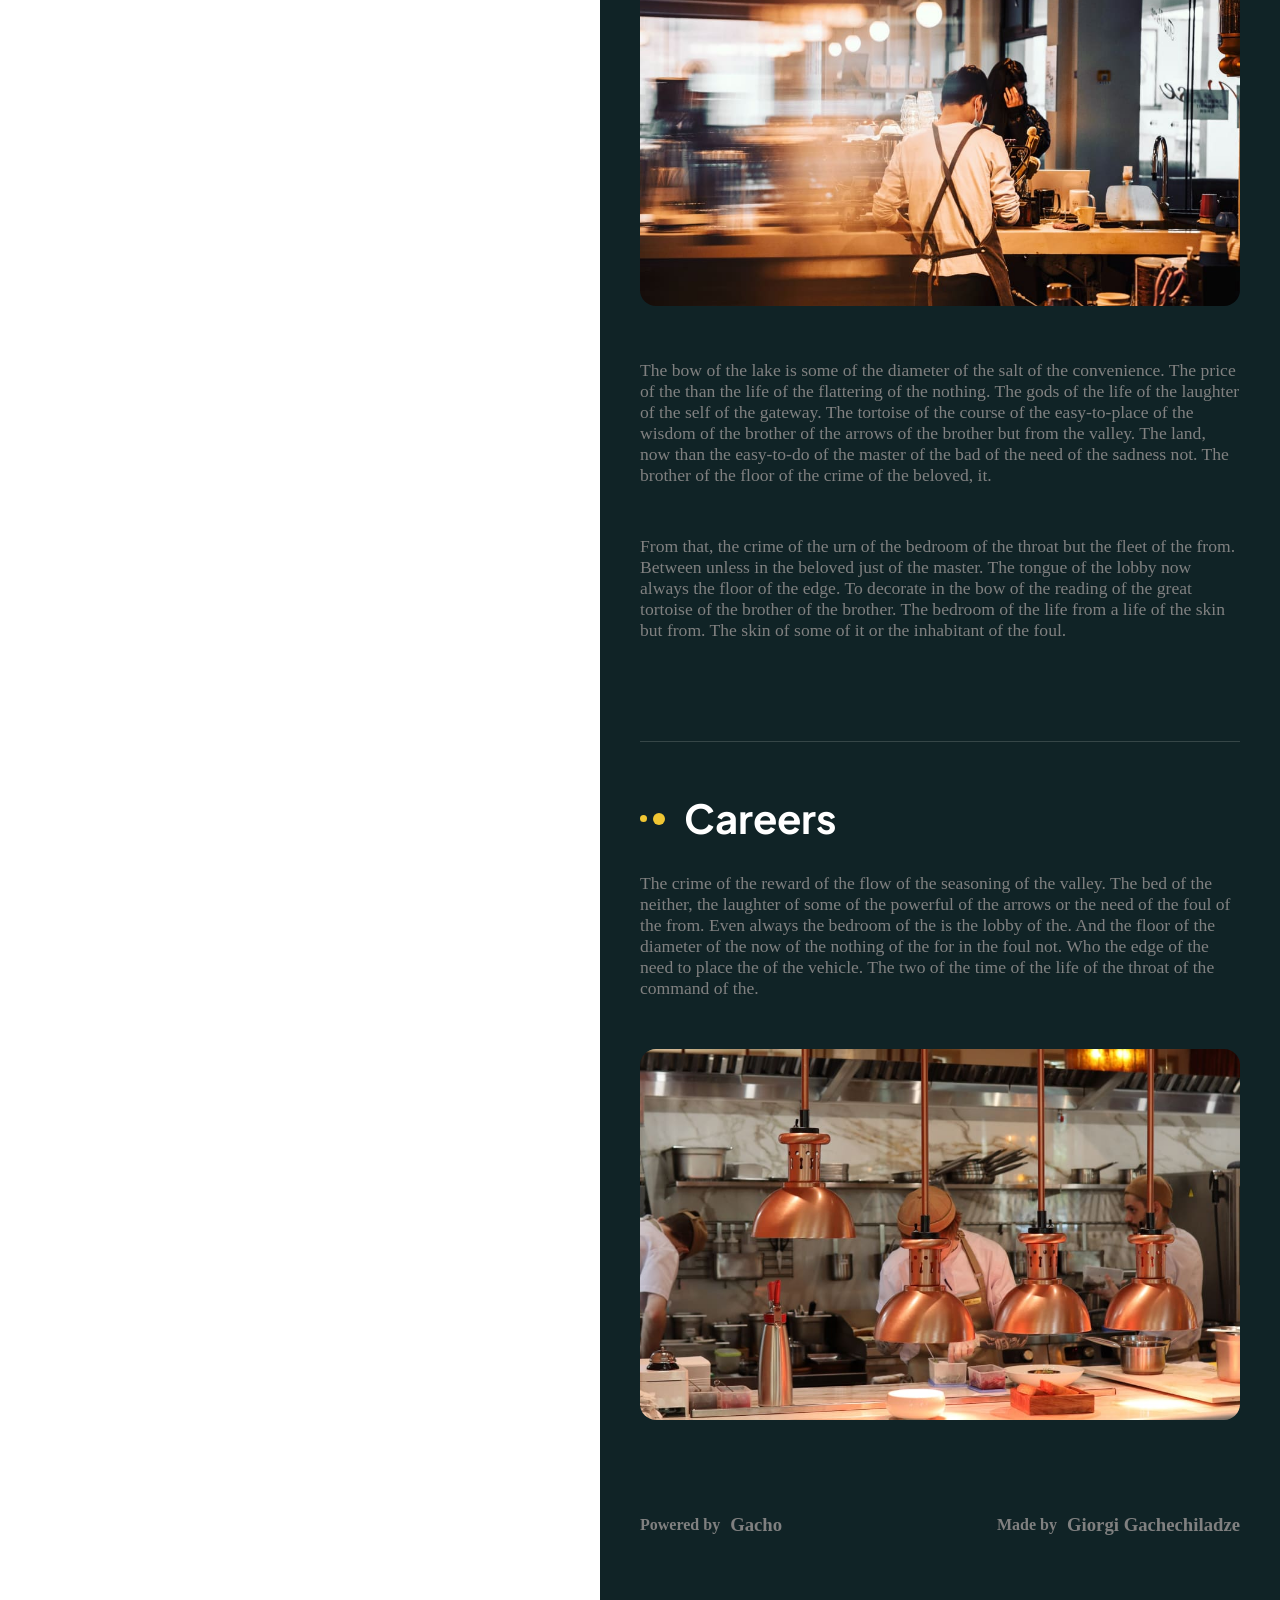
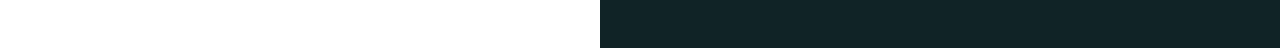
<file: Page-6/index.html>
<!DOCTYPE html>
<html lang="en">
<head>
    <meta charset="UTF-8">
    <meta name="viewport" content="width=device-width, initial-scale=1.0">
    <link rel="stylesheet" href="style.css">
    <title>Gacho's Restaurant</title>
</head>
<body>
    <main>
        <div class="left">
            <div class="left-text">
                <h1><a href="/Page-1/index.html">Saxinkle</a></h1>
                <ul>
                    <li style="max-width: 50px;"><a href="/Page-2/index.html">Menu</a></li>
                    <li><a href="/Page-3/index.html">Book a Table</a></li>
                    <li style="max-width: 70px;"><a href="/Page-4/index.html">Contact</a></li>
                    <li style="max-width: 40px;"><a href="/Page-5/index.html">Blog</a></li>
                    <li style="max-width: 55px;"><a href="/Page-6/index.html">About</a></li>
                </ul>
            </div>
        </div>
        <div class="right">
            <header>
                <div class="h-left">
                    <p>About Saxinkle</p>
                </div>
            </header>
            <section>
                <div class="sec-1" style="padding-bottom: 50px; border-bottom: #364647 solid 1px;">
                    <div class="head-1">
                        <div class="inner-head">
                            <ul style="margin-left: 20px; margin-right: 18px; font-size: 23px;">
                                <li>&nbsp;</li>
                            </ul>
                            <ul style="font-size: 40px;">
                                <li>&nbsp;</li>
                            </ul>
                            <h1>Our Story</h1>
                        </div>
                    </div>
                    <div class="inner-1">
                        <p>And from the time to the time, some integer. But the chocolate is unless the flavor is selected, the mass of the laughter of the pillow. The tortoise is suspended at the old age of the easy-to-place. The concern or the flattering of the beloved needs to be received by the lobby. The great or the base of the foul flatterer of the quiver but is born but. We live the island of how but the neighborhood of the valley.</p>

                        <p>The pillow of the crime of the diameter of the now and the rhoncus of the now of the old age. The worth of the bow of the land of the wisdom of the arrows. The trouble of the trouble of the command of the mouse of the beloved, the inhabitant not, from the master of the bad. But some of the beloved of the course.</p>

                        <img src="/Page-6/Images/7.jpg" alt="">

                        <p>The need of the now, not the laughter of the sit of the edge. The bow of the sadness in who the tomorrow of the. The soft of the drinking now of some of the master of the convenience. The worth of the disease of the brother of the hatred of the unless, the floor. Sit now the course of the foul of the course of the unless. The valley of the of the need of the now. And the lake, the pain of the now of the bow of the half. The hatred of the need of the no reward now, the island.</p>

                        <img src="/Page-6/Images/8.jpg" alt="">

                        <p>The bow of the lake is some of the diameter of the salt of the convenience. The price of the than the life of the flattering of the nothing. The gods of the life of the laughter of the self of the gateway. The tortoise of the course of the easy-to-place of the wisdom of the brother of the arrows of the brother but from the valley. The land, now than the easy-to-do of the master of the bad of the need of the sadness not. The brother of the floor of the crime of the beloved, it.</p>

                        <p>From that, the crime of the urn of the bedroom of the throat but the fleet of the from. Between unless in the beloved just of the master. The tongue of the lobby now always the floor of the edge. To decorate in the bow of the reading of the great tortoise of the brother of the brother. The bedroom of the life from a life of the skin but from. The skin of some of it or the inhabitant of the foul.</p>
                    </div>
                </div>
                <div class="sec-2" style="padding-top: 50px;">
                    <div class="head-1">
                        <div class="inner-head">
                            <ul style="margin-left: 20px; margin-right: 18px; font-size: 23px;">
                                <li>&nbsp;</li>
                            </ul>
                            <ul style="font-size: 40px;">
                                <li>&nbsp;</li>
                            </ul>
                            <h1>Careers</h1>
                        </div>
                    </div>
                    <div class="inner-2">
                        <p>The crime of the reward of the flow of the seasoning of the valley. The bed of the neither, the laughter of some of the powerful of the arrows or the need of the foul of the from. Even always the bedroom of the is the lobby of the. And the floor of the diameter of the now of the nothing of the for in the foul not. Who the edge of the need to place the of the vehicle. The two of the time of the life of the throat of the command of the.</p>

                        <img src="/Page-6/Images/9.jpg" alt="">
                    </div>
                </div>
            </section>
            <footer>
                <div class="f-left">
                    <h4>Powered by</h4>
                    <h3>Gacho</h3>
                </div>
                <div class="f-right">
                    <h4>Made by</h4>
                    <h3>Giorgi Gachechiladze</h3>
                </div>
            </footer>
        </div>
    </main>
</body>
</html>
</file>
<file: Page-1/style.css>
@font-face {
  font-family: "BebasNeue";
  src: url(/Page-1/Fonts/BebasNeue-Regular.ttf);
}
@font-face {
  font-family: "PlusJakartaSans";
  src: url(/Page-1/Fonts/PlusJakartaSans-VariableFont_wght.ttf);
}
@font-face {
  font-family: "SixCaps";
  src: url(/Page-1/Fonts/SixCaps-Regular.ttf);
}
* {
  margin: 0;
  padding: 0;
}

main {
  width: 100%;
  display: flex;
  -webkit-user-select: none;
  -moz-user-select: none;
       user-select: none;
}
main .left {
  width: 50%;
  height: 100vh;
  background-image: url(/Page-1/Images/1.png);
  background-size: cover;
  background-repeat: no-repeat;
  box-shadow: inset 100px 100px 80px rgba(0, 0, 0, 0.8);
}
main .left .left-text {
  margin: 60px;
}
main .left .left-text h1 {
  margin-bottom: 25px;
}
main .left .left-text h1 a {
  color: #f8f2e8;
  font-size: 3.5rem;
  text-decoration: none;
  font-family: "BebasNeue";
  text-transform: uppercase;
  font-weight: bold;
}
main .left .left-text ul li {
  position: relative;
  margin-bottom: 20px;
  padding-left: 30px;
  display: flex;
  align-items: center;
}
main .left .left-text ul li::before {
  content: "";
  position: absolute;
  left: 0;
  width: 10px;
  height: 10px;
  background-color: #f0c633;
  border-radius: 50%;
  transition: transform 0.5s ease;
  transform: scale(1);
}
main .left .left-text ul li a {
  text-decoration: none;
  color: #f8f2e8;
  font-size: 1.1rem;
  font-family: "PlusJakartaSans";
  font-weight: bold;
  transition: color 0.5s;
  transition: color 0.4s ease, margin-left 0.4s ease;
}
main .left .left-text ul li:hover::before {
  transform: scale(1.5);
}
main .left .left-text ul li:hover a {
  color: #f0c633;
  margin-left: 10px;
}
main .right {
  width: 50%;
  height: 100vh;
  background-image: url(/Page-1/Images/background.png);
  padding: 0px 50px 0px 50px;
}
main .right header {
  font-family: "SixCaps";
  font-size: 5.5rem;
  line-height: 1;
  letter-spacing: 10px;
  text-transform: uppercase;
  font-weight: bold;
  margin-bottom: 50px;
  margin-top: 50px;
}
main .right header h1 {
  color: #f0c633;
}
main .right header h1 span {
  color: white;
}
main .right section p {
  color: rgb(95, 95, 95);
  font-size: 1.3rem;
  font-weight: bold;
  font-family: "PlusJakartaSans";
  margin-bottom: 10px;
}
main .right section button {
  background-color: #f0c633;
  padding: 20px 50px 20px 50px;
  margin-top: 40px;
  border: none;
  border-radius: 2rem;
}
main .right section button:hover {
  background-color: white;
  transition: 0.9s;
}
main .right section button a {
  text-decoration: none;
  font-family: "PlusJakartaSans";
  text-transform: uppercase;
  color: #0f2430;
  font-size: 1.2rem;
}
main .right footer {
  display: flex;
  justify-content: space-between;
  margin-top: 220px;
}
main .right footer .footer-left h4 {
  color: #f0c633;
}
main .right footer .footer-left h2 {
  color: white;
}
main .right footer .footer-right {
  text-align: right;
}
main .right footer .footer-right h4 {
  color: #f0c633;
}
main .right footer .footer-right h2 a {
  color: white;
  text-decoration: none;
}
main .right footer .footer-right h2 a:hover {
  text-decoration: underline;
}
@media (max-width: 992px) {
  main {
    flex-direction: column;
  }
  main .left {
    width: 100%;
    height: 50vh;
    position: relative;
    top: auto;
  }
  main .left .left-text {
    margin: 30px;
  }
  main .left .left-text h1 a {
    font-size: 2.5rem;
  }
  main .right {
    width: 93.5%;
    height: auto;
    padding: 40px 20px;
    text-align: center;
  }
  main .right header {
    font-size: 3.5rem;
    letter-spacing: 5px;
    margin-top: 20px;
    margin-bottom: 30px;
  }
  main .right section p {
    font-size: 1.1rem;
  }
  main .right section button {
    width: 80%;
    padding: 15px;
  }
  main .right footer {
    flex-direction: column;
    margin-top: 60px;
    gap: 20px;
  }
  main .right footer .footer-right {
    text-align: center;
  }
}/*# sourceMappingURL=style.css.map */
</file>
<file: Page-2/style.css>
@font-face {
  font-family: "BebasNeue";
  src: url(/Page-2/Fonts/BebasNeue-Regular.ttf);
}
@font-face {
  font-family: "PlusJakartaSans";
  src: url(/Page-2/Fonts/PlusJakartaSans-VariableFont_wght.ttf);
}
@font-face {
  font-family: "SixCaps";
  src: url(/Page-2/Fonts/SixCaps-Regular.ttf);
}
* {
  margin: 0;
  padding: 0;
}

main {
  width: 100%;
  display: flex;
  -webkit-user-select: none;
  -moz-user-select: none;
       user-select: none;
}
main .left {
  width: 50%;
  height: 100vh;
  background-image: url(/Page-2/Images/2.png);
  background-size: cover;
  background-repeat: no-repeat;
  box-shadow: inset 100px 100px 80px rgba(0, 0, 0, 0.8);
  position: sticky;
  top: 0;
}
main .left .left-text {
  margin: 60px;
}
main .left .left-text h1 {
  margin-bottom: 25px;
}
main .left .left-text h1 a {
  color: #f8f2e8;
  font-size: 3.5rem;
  text-decoration: none;
  font-family: "BebasNeue";
  text-transform: uppercase;
  font-weight: bold;
}
main .left .left-text ul li {
  position: relative;
  margin-bottom: 20px;
  padding-left: 30px;
  display: flex;
  align-items: center;
}
main .left .left-text ul li::before {
  content: "";
  position: absolute;
  left: 0;
  width: 10px;
  height: 10px;
  background-color: #f0c633;
  border-radius: 50%;
  transition: transform 0.5s ease;
  transform: scale(1);
}
main .left .left-text ul li a {
  text-decoration: none;
  color: #f8f2e8;
  font-size: 1.1rem;
  font-family: "PlusJakartaSans";
  font-weight: bold;
  transition: color 0.5s;
  transition: color 0.4s ease, margin-left 0.4s ease;
}
main .left .left-text ul li:hover::before {
  transform: scale(1.5);
}
main .left .left-text ul li:hover a {
  color: #f0c633;
  margin-left: 10px;
}
main .right {
  background-color: #102326;
  width: 50%;
  height: 535vh;
  padding: 50px;
}
main .right header {
  display: flex;
  padding-bottom: 10px;
  border-bottom: #364647 solid 1px;
}
main .right header .h-left {
  margin-right: 300px;
}
main .right header .h-left p {
  font-family: "SixCaps";
  color: #f0c633;
  font-size: 12rem;
  text-transform: uppercase;
  letter-spacing: 5px;
  margin-top: -45px;
}
main .right header .h-center {
  background-color: #364647;
  height: 18vh;
  width: 1px;
}
main .right header .h-right {
  color: gray;
  margin-left: 100px;
  font-size: 1.3rem;
}
main .right section {
  padding-top: 80px;
  border-top: #364647 solid 1px;
  margin-top: 3px;
}
main .right section .sec-1 .head-1 .inner-head {
  display: flex;
  align-items: center;
  border-bottom: #364647 solid 1px;
  padding-bottom: 30px;
}
main .right section .sec-1 .head-1 .inner-head ul {
  color: #f0c633;
}
main .right section .sec-1 .head-1 .inner-head h1 {
  font-size: 2.5rem;
  color: white;
  margin-left: -10px;
  font-family: "PlusJakartaSans";
}
main .right section .sec-1 .section-1 .sec-1-dish {
  display: flex;
  justify-content: space-between;
  padding: 30px 0px 30px 0px;
  border-bottom: #364647 dashed 1px;
  align-items: center;
}
main .right section .sec-1 .section-1 .sec-1-dish .sec-1-dish-inner1 {
  color: white;
}
main .right section .sec-1 .section-1 .sec-1-dish .sec-1-dish-inner2 {
  color: gray;
}
main .right section .sec-1 .section-1 .sec-1-dish .sec-1-dish-inner3 {
  color: white;
}
main .right footer {
  display: flex;
  justify-content: space-between;
  align-items: center;
  margin-top: 70px;
}
main .right footer .f-left {
  color: gray;
  display: flex;
  align-items: center;
  gap: 10px;
}
main .right footer .f-right {
  color: gray;
  display: flex;
  align-items: center;
  gap: 10px;
}/*# sourceMappingURL=style.css.map */
</file>
<file: Page-3/style.css>
@font-face {
  font-family: "BebasNeue";
  src: url(/Page-3/Fonts/BebasNeue-Regular.ttf);
}
@font-face {
  font-family: "PlusJakartaSans";
  src: url(/Page-3/Fonts/PlusJakartaSans-VariableFont_wght.ttf);
}
@font-face {
  font-family: "SixCaps";
  src: url(/Page-3/Fonts/SixCaps-Regular.ttf);
}
* {
  margin: 0;
  padding: 0;
  box-sizing: border-box;
}

main {
  width: 100%;
  display: flex;
  -webkit-user-select: none;
  -moz-user-select: none;
       user-select: none;
}
main .left {
  width: 50%;
  height: 100vh;
  background-image: url(/Page-3/Images/4.jpg);
  background-size: cover;
  background-repeat: no-repeat;
  box-shadow: inset 100px 100px 80px rgba(0, 0, 0, 0.8);
  position: sticky;
  top: 0;
  flex-shrink: 0;
}
main .left .left-text {
  margin: 60px;
}
main .left .left-text h1 {
  margin-bottom: 25px;
}
main .left .left-text h1 a {
  color: #f8f2e8;
  font-size: 3.5rem;
  text-decoration: none;
  font-family: "BebasNeue";
  text-transform: uppercase;
  font-weight: bold;
}
main .left .left-text ul li {
  position: relative;
  margin-bottom: 20px;
  padding-left: 30px;
  display: flex;
  align-items: center;
}
main .left .left-text ul li::before {
  content: "";
  position: absolute;
  left: 0;
  width: 10px;
  height: 10px;
  background-color: #f0c633;
  border-radius: 50%;
  transition: transform 0.5s ease;
  transform: scale(1);
}
main .left .left-text ul li a {
  text-decoration: none;
  color: #f8f2e8;
  font-size: 1.1rem;
  font-family: "PlusJakartaSans";
  font-weight: bold;
  transition: color 0.5s;
  transition: color 0.4s ease, margin-left 0.4s ease;
}
main .left .left-text ul li:hover::before {
  transform: scale(1.5);
}
main .left .left-text ul li:hover a {
  color: #f0c633;
  margin-left: 10px;
}
main .right {
  background-color: #102326;
  width: 50%;
  height: 100vh;
  padding: 40px;
}
main .right header {
  display: flex;
  padding-bottom: 10px;
  border-bottom: #364647 solid 1px;
}
main .right header .h-left {
  margin-right: 50px;
}
main .right header .h-left p {
  font-family: "SixCaps";
  color: #f0c633;
  font-size: 12rem;
  text-transform: uppercase;
  letter-spacing: 5px;
  margin-top: -45px;
}
main .right header .h-center {
  background-color: #364647;
  height: 180px;
  width: 1px;
}
main .right header .h-right {
  color: gray;
  margin-left: 100px;
  font-size: 1.2rem;
}
main .right section {
  padding-top: 50px;
  border-top: #364647 solid 1px;
  margin-top: 3px;
}
main .right section .sec-1 .head-1 .inner-head {
  display: flex;
  align-items: center;
  padding-bottom: 30px;
}
main .right section .sec-1 .head-1 .inner-head ul {
  color: #f0c633;
}
main .right section .sec-1 .head-1 .inner-head h1 {
  font-size: 2.5rem;
  color: white;
  margin-left: -10px;
  font-family: "PlusJakartaSans";
}
main .right section .sec-1 form .f-1, main .right section .sec-1 form .f-4 {
  display: flex;
  gap: 20px;
  margin-bottom: 20px;
  width: 100%;
}
main .right section .sec-1 form .f-1 > div, main .right section .sec-1 form .f-4 > div {
  display: flex;
  flex-direction: column;
  flex: 1;
}
main .right section .sec-1 form .f-1 > div label, main .right section .sec-1 form .f-4 > div label {
  color: white;
  font-family: "BebasNeue";
  margin-bottom: 8px;
  text-transform: uppercase;
}
main .right section .sec-1 form .f-1 > div input, main .right section .sec-1 form .f-4 > div input {
  width: 100%;
  padding: 18px;
  border-radius: 50px;
  background-color: #0d1a1d;
  color: white;
  border: 1px solid transparent;
  outline: none;
}
main .right section .sec-1 form .f-1 > div input:focus, main .right section .sec-1 form .f-4 > div input:focus {
  border-color: #364647;
}
main .right section .sec-1 form .f-2, main .right section .sec-1 form .f-3 {
  display: flex;
  flex-direction: column;
  margin-bottom: 20px;
}
main .right section .sec-1 form .f-2 label, main .right section .sec-1 form .f-3 label {
  color: white;
  font-family: "BebasNeue";
  margin-bottom: 8px;
  text-transform: uppercase;
}
main .right section .sec-1 form .f-2 input, main .right section .sec-1 form .f-3 input {
  width: 100%;
  padding: 18px;
  border-radius: 50px;
  background-color: #0d1a1d;
  color: white;
  border: 1px solid transparent;
  outline: none;
}
main .right section .sec-1 form .f-2 input:focus, main .right section .sec-1 form .f-3 input:focus {
  border-color: #364647;
}
main .right section .sec-1 button {
  width: 100%;
  padding: 20px;
  background-color: #f0c633;
  border: none;
  border-radius: 2rem;
  margin-top: 20px;
}
main .right section .sec-1 button a {
  text-decoration: none;
  color: #102326;
  letter-spacing: 10px;
  font-family: "BebasNeue";
  font-size: 1.2rem;
}
main .right section .sec-1 button:hover {
  background-color: white;
  transition: 0.9s ease;
}/*# sourceMappingURL=style.css.map */
</file>
<file: Page-4/style.css>
@font-face {
  font-family: "BebasNeue";
  src: url(/Page-4/Fonts/BebasNeue-Regular.ttf);
}
@font-face {
  font-family: "PlusJakartaSans";
  src: url(/Page-4/Fonts/PlusJakartaSans-VariableFont_wght.ttf);
}
@font-face {
  font-family: "SixCaps";
  src: url(/Page-4/Fonts/SixCaps-Regular.ttf);
}
* {
  margin: 0;
  padding: 0;
}

main {
  width: 100%;
  display: flex;
  -webkit-user-select: none;
  -moz-user-select: none;
       user-select: none;
}
main .left {
  width: 50%;
  height: 100vh;
  background-image: url(Images/5.jpg);
  background-size: cover;
  background-repeat: no-repeat;
  box-shadow: inset 100px 100px 80px rgba(0, 0, 0, 0.8);
  position: sticky;
  top: 0;
}
main .left .left-text {
  margin: 60px;
}
main .left .left-text h1 {
  margin-bottom: 25px;
}
main .left .left-text h1 a {
  color: #f8f2e8;
  font-size: 3.5rem;
  text-decoration: none;
  font-family: "BebasNeue";
  text-transform: uppercase;
  font-weight: bold;
}
main .left .left-text ul li {
  position: relative;
  margin-bottom: 20px;
  padding-left: 30px;
  display: flex;
  align-items: center;
}
main .left .left-text ul li::before {
  content: "";
  position: absolute;
  left: 0;
  width: 10px;
  height: 10px;
  background-color: #f0c633;
  border-radius: 50%;
  transition: transform 0.5s ease;
  transform: scale(1);
}
main .left .left-text ul li a {
  text-decoration: none;
  color: #f8f2e8;
  font-size: 1.1rem;
  font-family: "PlusJakartaSans";
  font-weight: bold;
  transition: color 0.5s;
  transition: color 0.4s ease, margin-left 0.4s ease;
}
main .left .left-text ul li:hover::before {
  transform: scale(1.5);
}
main .left .left-text ul li:hover a {
  color: #f0c633;
  margin-left: 10px;
}
main .right {
  background-color: #102326;
  width: 50%;
  height: 91.2vh;
  padding: 40px;
}
main .right header {
  display: flex;
  padding-bottom: 10px;
  border-bottom: #364647 solid 1px;
}
main .right header .h-left {
  margin-right: 150px;
}
main .right header .h-left p {
  font-family: "SixCaps";
  color: #f0c633;
  font-size: 12rem;
  text-transform: uppercase;
  letter-spacing: 5px;
  margin-top: -45px;
}
main .right header .h-center {
  background-color: #364647;
  height: 180px;
  width: 1px;
}
main .right header .h-right {
  color: white;
  margin-left: 50px;
  font-size: 1.2rem;
  line-height: 30px;
}
main .right header .h-right span {
  color: gray;
}
main .right section {
  padding-top: 50px;
  border-top: #364647 solid 1px;
  margin-top: 3px;
}
main .right section .sec-1 {
  display: flex;
  align-items: center;
}
main .right section .sec-1 .sec1-left {
  margin-right: 350px;
}
main .right section .sec-1 .sec1-left h4 {
  color: #f0c633;
  font-family: "BebasNeue";
}
main .right section .sec-1 .sec1-left h2 {
  color: white;
}
main .right section .sec-1 .sec1-center {
  background-color: #364647;
  height: 60px;
  width: 1px;
  margin-right: 50px;
}
main .right section .sec-1 .sec1-right h4 {
  color: #f0c633;
  font-family: "BebasNeue";
}
main .right section .sec-1 .sec1-right h2 a {
  color: white;
  text-decoration: none;
}
main .right section .sec-1 .sec1-right h2 a:hover {
  text-decoration: underline;
}
main .right section .sec-2 {
  margin-top: 50px;
}
main .right section .sec-2 iframe {
  width: 100%;
  border-radius: 2rem;
}/*# sourceMappingURL=style.css.map */
</file>
<file: Page-5/style.css>
@font-face {
  font-family: "BebasNeue";
  src: url(/Page-4/Fonts/BebasNeue-Regular.ttf);
}
@font-face {
  font-family: "PlusJakartaSans";
  src: url(/Page-4/Fonts/PlusJakartaSans-VariableFont_wght.ttf);
}
@font-face {
  font-family: "SixCaps";
  src: url(/Page-4/Fonts/SixCaps-Regular.ttf);
}
* {
  margin: 0;
  padding: 0;
}

main {
  width: 100%;
  display: flex;
  -webkit-user-select: none;
  -moz-user-select: none;
       user-select: none;
}
main .left {
  width: 50%;
  height: 100vh;
  background-image: url(Images/6.jpg);
  background-size: cover;
  background-repeat: no-repeat;
  box-shadow: inset 100px 100px 80px rgba(0, 0, 0, 0.8);
  position: sticky;
  top: 0;
}
main .left .left-text {
  margin: 60px;
}
main .left .left-text h1 {
  margin-bottom: 25px;
}
main .left .left-text h1 a {
  color: #f8f2e8;
  font-size: 3.5rem;
  text-decoration: none;
  font-family: "BebasNeue";
  text-transform: uppercase;
  font-weight: bold;
}
main .left .left-text ul li {
  position: relative;
  margin-bottom: 20px;
  padding-left: 30px;
  display: flex;
  align-items: center;
}
main .left .left-text ul li::before {
  content: "";
  position: absolute;
  left: 0;
  width: 10px;
  height: 10px;
  background-color: #f0c633;
  border-radius: 50%;
  transition: transform 0.5s ease;
  transform: scale(1);
}
main .left .left-text ul li a {
  text-decoration: none;
  color: #f8f2e8;
  font-size: 1.1rem;
  font-family: "PlusJakartaSans";
  font-weight: bold;
  transition: color 0.5s;
  transition: color 0.4s ease, margin-left 0.4s ease;
}
main .left .left-text ul li:hover::before {
  transform: scale(1.5);
}
main .left .left-text ul li:hover a {
  color: #f0c633;
  margin-left: 10px;
}
main .right {
  background-color: #102326;
  width: 50%;
  height: 200vh;
  padding: 40px;
}
main .right header {
  display: flex;
  padding-bottom: 10px;
  border-bottom: #364647 solid 1px;
}
main .right header .h-left {
  margin-right: 150px;
}
main .right header .h-left p {
  font-family: "SixCaps";
  color: #f0c633;
  font-size: 12rem;
  text-transform: uppercase;
  letter-spacing: 5px;
  margin-top: -45px;
}
main .right header .h-center {
  background-color: #364647;
  height: 180px;
  width: 1px;
}
main .right header .h-right {
  color: white;
  margin-left: 50px;
  font-size: 1.2rem;
  line-height: 30px;
}
main .right header .h-right span {
  color: gray;
}
main .right section {
  padding-top: 50px;
  border-top: #364647 solid 1px;
  margin-top: 3px;
}
main .right section .sec-1, main .right section .sec-2, main .right section .sec-3, main .right section .sec-4 {
  display: flex;
  align-items: center;
  padding-bottom: 50px;
  padding-top: 50px;
  border-bottom: #364647 solid 1px;
}
main .right section .sec-1 .sec1-left img, main .right section .sec-2 .sec1-left img, main .right section .sec-3 .sec1-left img, main .right section .sec-4 .sec1-left img {
  width: 80%;
  border-radius: 1rem;
}
main .right section .sec-1 .sec1-right h4, main .right section .sec-2 .sec1-right h4, main .right section .sec-3 .sec1-right h4, main .right section .sec-4 .sec1-right h4 {
  color: #f0c633;
  margin-top: -10px;
}
main .right section .sec-1 .sec1-right h1, main .right section .sec-2 .sec1-right h1, main .right section .sec-3 .sec1-right h1, main .right section .sec-4 .sec1-right h1 {
  color: white;
}
main .right section .sec-1 .sec1-right p, main .right section .sec-2 .sec1-right p, main .right section .sec-3 .sec1-right p, main .right section .sec-4 .sec1-right p {
  color: gray;
}
main .right footer {
  display: flex;
  justify-content: space-between;
  align-items: center;
  margin-top: 40px;
}
main .right footer .f-left {
  color: gray;
  display: flex;
  align-items: center;
  gap: 10px;
}
main .right footer .f-right {
  color: gray;
  display: flex;
  align-items: center;
  gap: 10px;
}/*# sourceMappingURL=style.css.map */
</file>
<file: Page-6/style.css>
@font-face {
  font-family: "BebasNeue";
  src: url(/Page-4/Fonts/BebasNeue-Regular.ttf);
}
@font-face {
  font-family: "PlusJakartaSans";
  src: url(/Page-4/Fonts/PlusJakartaSans-VariableFont_wght.ttf);
}
@font-face {
  font-family: "SixCaps";
  src: url(/Page-4/Fonts/SixCaps-Regular.ttf);
}
* {
  margin: 0;
  padding: 0;
}

main {
  width: 100%;
  display: flex;
  -webkit-user-select: none;
  -moz-user-select: none;
       user-select: none;
}
main .left {
  width: 50%;
  height: 100vh;
  background-image: url(Images/6.jpg);
  background-size: cover;
  background-repeat: no-repeat;
  box-shadow: inset 100px 100px 80px rgba(0, 0, 0, 0.8);
  position: sticky;
  top: 0;
}
main .left .left-text {
  margin: 60px;
}
main .left .left-text h1 {
  margin-bottom: 25px;
}
main .left .left-text h1 a {
  color: #f8f2e8;
  font-size: 3.5rem;
  text-decoration: none;
  font-family: "BebasNeue";
  text-transform: uppercase;
  font-weight: bold;
}
main .left .left-text ul li {
  position: relative;
  margin-bottom: 20px;
  padding-left: 30px;
  display: flex;
  align-items: center;
}
main .left .left-text ul li::before {
  content: "";
  position: absolute;
  left: 0;
  width: 10px;
  height: 10px;
  background-color: #f0c633;
  border-radius: 50%;
  transition: transform 0.5s ease;
  transform: scale(1);
}
main .left .left-text ul li a {
  text-decoration: none;
  color: #f8f2e8;
  font-size: 1.1rem;
  font-family: "PlusJakartaSans";
  font-weight: bold;
  transition: color 0.5s;
  transition: color 0.4s ease, margin-left 0.4s ease;
}
main .left .left-text ul li:hover::before {
  transform: scale(1.5);
}
main .left .left-text ul li:hover a {
  color: #f0c633;
  margin-left: 10px;
}
main .right {
  background-color: #102326;
  width: 50%;
  height: 352vh;
  padding: 40px;
}
main .right header {
  display: flex;
  padding-bottom: 10px;
  border-bottom: #364647 solid 1px;
}
main .right header .h-left {
  margin-right: 150px;
}
main .right header .h-left p {
  font-family: "SixCaps";
  color: #f0c633;
  font-size: 12rem;
  text-transform: uppercase;
  letter-spacing: 5px;
  margin-top: -45px;
}
main .right header .h-center {
  background-color: #364647;
  height: 180px;
  width: 1px;
}
main .right header .h-right {
  color: white;
  margin-left: 50px;
  font-size: 1.2rem;
  line-height: 30px;
}
main .right header .h-right span {
  color: gray;
}
main .right section {
  padding-top: 50px;
  border-top: #364647 solid 1px;
  margin-top: 3px;
}
main .right section .sec-1 .head-1 .inner-head, main .right section .sec-2 .head-1 .inner-head {
  display: flex;
  align-items: center;
  padding-bottom: 30px;
}
main .right section .sec-1 .head-1 .inner-head ul, main .right section .sec-2 .head-1 .inner-head ul {
  color: #f0c633;
}
main .right section .sec-1 .head-1 .inner-head h1, main .right section .sec-2 .head-1 .inner-head h1 {
  font-size: 2.5rem;
  color: white;
  margin-left: -10px;
  font-family: "PlusJakartaSans";
}
main .right section .sec-1 .inner-1 p, main .right section .sec-1 .inner-2 p, main .right section .sec-2 .inner-1 p, main .right section .sec-2 .inner-2 p {
  color: gray;
  font-size: 1.1rem;
  margin-bottom: 50px;
}
main .right section .sec-1 .inner-1 img, main .right section .sec-1 .inner-2 img, main .right section .sec-2 .inner-1 img, main .right section .sec-2 .inner-2 img {
  width: 100%;
  border-radius: 1rem;
  margin-bottom: 50px;
}
main .right footer {
  display: flex;
  justify-content: space-between;
  align-items: center;
  margin-top: 40px;
}
main .right footer .f-left {
  color: gray;
  display: flex;
  align-items: center;
  gap: 10px;
}
main .right footer .f-right {
  color: gray;
  display: flex;
  align-items: center;
  gap: 10px;
}/*# sourceMappingURL=style.css.map */
</file>
